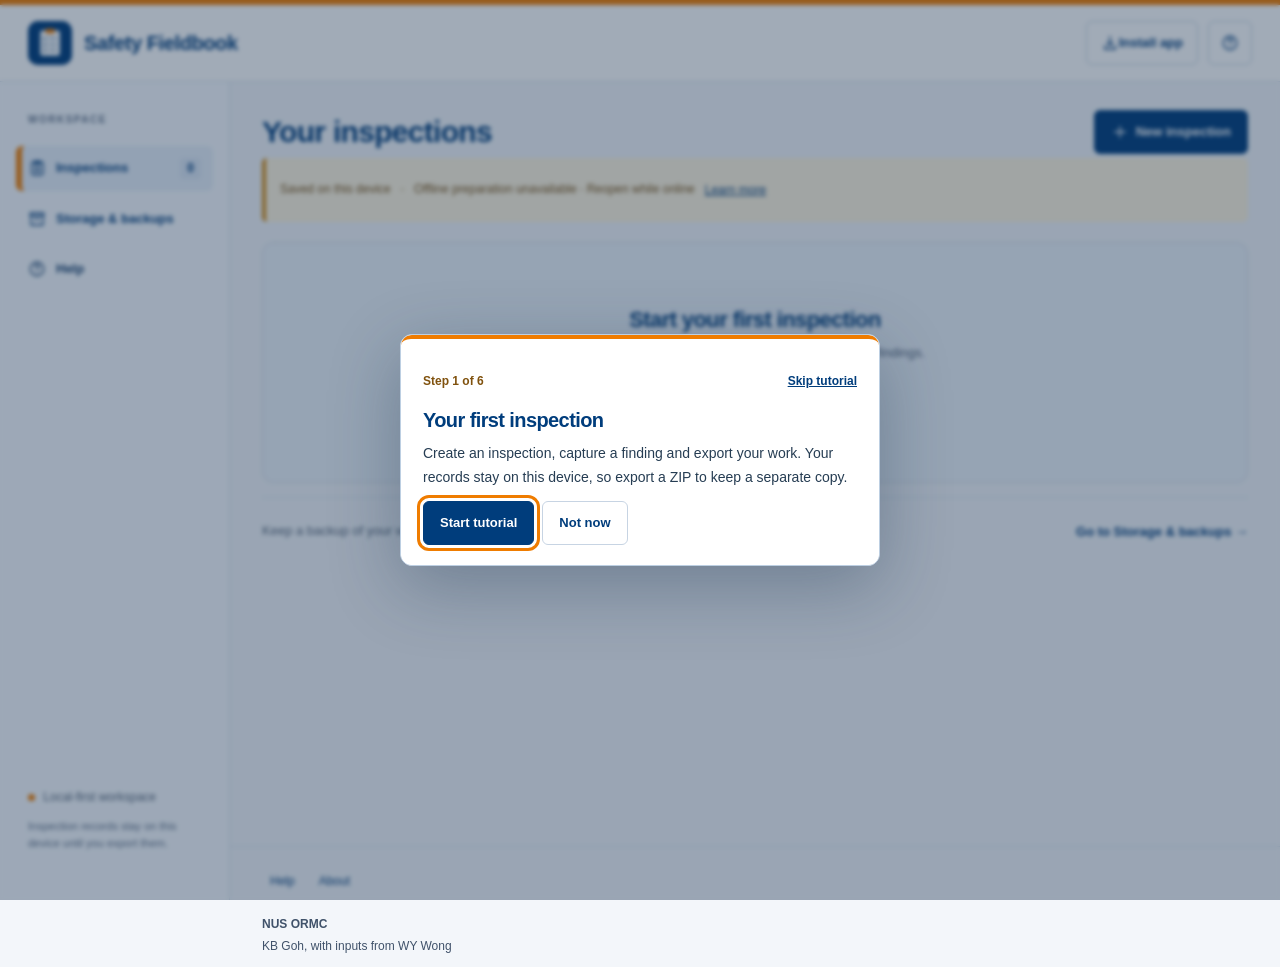
<file: index.html>
<!doctype html><html lang="en"><head><meta charset="utf-8"><meta name="viewport" content="width=device-width,initial-scale=1,viewport-fit=cover"><meta name="theme-color" content="#003D7C"><link rel="manifest" href="manifest.webmanifest"><link rel="icon" type="image/png" href="icon-rounded-192.png"><link rel="apple-touch-icon" href="apple-touch-icon.png"><meta name="apple-mobile-web-app-capable" content="yes"><meta name="apple-mobile-web-app-title" content="Fieldbook"><meta name="application-version" content="1.4.0"><title>Safety Fieldbook</title><link rel="stylesheet" href="style.css"></head><body>
<header class="app-header"><div class="brand-row"><a class="brand" href="./"><img class="mark" src="icon-rounded-192.png" width="44" height="44" alt=""> <span class="brand-name">Safety Fieldbook</span></a><button id="installApp" class="install-control" aria-controls="installHelp" aria-expanded="false" title="Install app or view installation instructions"><svg width="18" height="18" viewBox="0 0 24 24" aria-hidden="true" fill="none" stroke="currentColor" stroke-width="1.8"><path d="M12 3v12m-4-4 4 4 4-4M5 15v5h14v-5"/></svg><span id="installLabel">Install app</span></button><a class="header-help" href="help.html" aria-label="Help" title="Help"><svg class="ui-icon" width="18" height="18" viewBox="0 0 24 24" fill="none" stroke="currentColor" stroke-width="1.7" stroke-linecap="round" stroke-linejoin="round" aria-hidden="true" focusable="false"><circle cx="12" cy="12" r="9"/><path d="M9.5 9a2.5 2.5 0 0 1 5 0c0 2-2.5 2-2.5 4M12 17h.01"/></svg></a></div></header><aside aria-label="Workspace navigation"><div class="workspace">WORKSPACE</div><button class="nav active" id="inspectionsNav"><svg class="ui-icon" width="18" height="18" viewBox="0 0 24 24" fill="none" stroke="currentColor" stroke-width="1.7" stroke-linecap="round" stroke-linejoin="round" aria-hidden="true" focusable="false"><rect x="5" y="4" width="15" height="17" rx="2"/><path d="M9 3h7v4H9zM9 12h7M9 16h7"/></svg>Inspections <span id="navCount">0</span></button><button class="nav" id="storageNav"><svg class="ui-icon" width="18" height="18" viewBox="0 0 24 24" fill="none" stroke="currentColor" stroke-width="1.7" stroke-linecap="round" stroke-linejoin="round" aria-hidden="true" focusable="false"><path d="M4 8h16v12H4zM3 4h18v4H3zM10 12h4"/></svg>Storage & backups</button><a class="nav help-nav" href="help.html"><svg class="ui-icon" width="18" height="18" viewBox="0 0 24 24" fill="none" stroke="currentColor" stroke-width="1.7" stroke-linecap="round" stroke-linejoin="round" aria-hidden="true" focusable="false"><circle cx="12" cy="12" r="9"/><path d="M9.5 9a2.5 2.5 0 0 1 5 0c0 2-2.5 2-2.5 4M12 17h.01"/></svg>Help</a><div class="aside-bottom"><span class="local-dot"></span> Local-first workspace<p>Inspection records stay on this device until you export them.</p></div></aside>
<div class="shell"><span id="crumb" hidden>Inspections</span><dialog id="appInfoDialog" aria-labelledby="appInfoTitle"><h2 id="appInfoTitle">Safety Fieldbook app</h2><div id="installTutorial"></div><p class="release-meta">Version 1.4.0 · <time datetime="2026-11-14">14 Nov 2026</time></p><details class="release-notes"><summary>What’s new in 1.4.0</summary><ul><li>Send an inspection directly to Report Studio using a QR code and the existing Compact ZIP.</li><li>Check matching device codes, follow transfer progress and wait for confirmation that the import is saved.</li><li>Clearer retry and ZIP fallback options. Original inspections and photographs stay on the phone.</li></ul></details><p id="installHelp">Open this app online once and wait for “Offline ready”. On iPhone or iPad: open in Safari, tap Share, then Add to Home Screen. On Android or desktop: use Install app or your browser’s install menu. Drafts and photos stay in this browser; export backups regularly.</p><p id="installMessage" role="status" aria-live="polite"></p><div class="actions"><button id="checkAppUpdate" type="button">Check for updates</button><button id="closeAppInfo" type="button" class="primary">Close</button></div></dialog><main>
<button class="back inspection-back" id="inspectionBack" hidden><svg class="ui-icon" width="18" height="18" viewBox="0 0 24 24" fill="none" stroke="currentColor" stroke-width="1.7" stroke-linecap="round" stroke-linejoin="round" aria-hidden="true" focusable="false"><path d="m10 5-7 7 7 7M3 12h18"/></svg>All inspections</button><div class="page-heading"><div><div class="eyebrow">OBSERVE. RECORD. IMPROVE.</div><h1 id="pageTitle" tabindex="-1">Your inspections</h1><p id="pageSubtitle">A clearer picture of safety, one finding at a time.</p></div><button class="primary" id="newInspection"><svg class="ui-icon" width="18" height="18" viewBox="0 0 24 24" fill="none" stroke="currentColor" stroke-width="1.7" stroke-linecap="round" stroke-linejoin="round" aria-hidden="true" focusable="false"><path d="M12 5v14M5 12h14"/></svg>New inspection</button></div>
<div id="pageStatus" class="page-status" aria-label="Saving and offline status"><span id="saveStatus" role="status" aria-live="polite">Opening local storage…</span><span class="status-separator" aria-hidden="true">·</span><span id="offlineStatus" role="status">Preparing offline app…</span><span id="networkStatus" hidden></span><button id="statusDetails" class="status-details" aria-controls="deviceStatusHelp" aria-expanded="false">Learn more</button><button id="updateApp" hidden>Update available</button></div><p id="deviceStatusHelp" hidden>Drafts and attachments are saved in this browser on this device. Export a ZIP for a backup. Offline ready means the app files are cached; cloud upload is unavailable. <a href="help.html#saving-offline">Saving and offline help</a></p><div id="tutorialHost"></div><p id="tutorialAnnouncement" class="sr-only" role="status" aria-live="polite"></p><div id="content"></div>
</main><footer class="app-footer"><nav aria-label="Footer"><a href="help.html">Help</a><a href="help.html#about">About</a></nav><div class="footer-credit"><span>NUS ORMC</span><span>KB Goh, with inputs from WY Wong</span></div></footer></div>
<dialog id="inspectionDialog" aria-labelledby="inspectionDialogTitle"><form id="inspectionForm"><div class="eyebrow">GET STARTED</div><h2 id="inspectionDialogTitle">New inspection</h2><div id="inspectionTutorial"></div><label>Inspection title<input name="title" required maxlength="160" placeholder="e.g. Engineering laboratory walkthrough"></label><div class="form-grid"><label>Date<input name="date" type="date" required></label><label>Inspector<input name="inspector" required maxlength="100" placeholder="Your name"></label></div><div class="actions"><button type="button" data-close="inspectionDialog">Cancel</button><button class="primary" type="submit">Save inspection</button></div></form></dialog>
<dialog id="findingDialog" aria-labelledby="findingDialogTitle"><form id="findingForm"><div class="eyebrow">FIELD NOTE</div><h2 id="findingDialogTitle" tabindex="-1">Add a finding</h2><div id="findingTutorial"></div><div id="findingPhotoPreviews" class="finding-photo-previews" hidden></div><p id="findingPhotoStatus" class="muted"></p><p class="camera-storage-help">Camera photos are stored in this app and may not appear in Photos. Use a photo’s ⋯ menu to download its original or open Share / save photo, then choose Save Image if offered.</p><button type="button" id="finishFindingLaterTop" hidden>Finish later · Keep photos</button><label>Description<textarea name="description" aria-describedby="descriptionDictationHelp" required rows="3" placeholder="What did you observe?"></textarea></label><p id="descriptionDictationHelp" class="dictation-help">Use your keyboard’s microphone to dictate. <a href="help.html#voice-input" target="_blank" rel="noopener">Help ↗</a></p><fieldset class="location-fields"><legend>Location <span class="muted">(optional)</span></legend><label>Building<input name="building" placeholder="e.g. Engineering E3"></label><div class="form-grid"><label>Floor<input name="floor" placeholder="e.g. Level 2"></label><label>Room<input name="room" placeholder="e.g. 02-14"></label></div></fieldset><div class="discard-finding-row"><button type="button" class="danger" id="discardFinding" hidden>Discard incomplete finding</button></div><div class="actions finding-form-actions"><button type="button" data-close="findingDialog" id="cancelFinding">Cancel</button><button class="primary" id="saveFindingDetails">Save finding</button></div></form></dialog>
<dialog id="photoDialog" class="photo-dialog" aria-labelledby="photoDialogTitle"><div class="photo-head"><div><div class="eyebrow">PHOTO WORKSPACE</div><h2 id="photoDialogTitle">Annotate photo</h2></div><button id="closePhoto">Done</button></div><div class="toolbar" role="group" aria-label="Annotation tools"><button data-tool="select" class="selected">↖ Move</button><button data-tool="arrow">↗ Arrow</button><button data-tool="circle">○ Circle</button><button data-tool="rectangle">□ Rectangle</button><button data-tool="text">T Text</button><label class="color-label">Color <input id="annotationColor" type="color" value="#ed503f"></label></div><p class="muted">Drag to draw. Choose Move and an annotation below to reposition it. Originals are preserved. <a href="help.html#photos" target="_blank" rel="noopener">Annotation help ↗</a></p><div class="canvas-wrap"><canvas id="canvas" aria-label="Photo annotation canvas"></canvas></div><div id="annotationList"></div><label>Text for selected or new annotation<input id="annotationText" placeholder="e.g. Keep access clear"></label><div class="actions"><button id="deleteAnnotation">Delete selected</button><button id="undoAnnotation">Undo last change</button></div></dialog>

<dialog id="pdfDialog" aria-labelledby="pdfDialogTitle"><form id="pdfForm"><h2 id="pdfDialogTitle">Field notes (PDF)</h2><p class="muted">A4 PDF of your recorded observations.</p><div class="pdf-settings"><label><input type="checkbox" id="pdfPhotos" checked> Include photos</label><label><input type="checkbox" id="pdfAnnotations" checked> Include annotations</label></div><p id="pdfStatus" role="status" aria-live="polite"></p><div class="actions"><button type="button" id="cancelPdf">Cancel</button><button class="primary" id="downloadPdf">Download PDF</button></div></form></dialog>
<dialog id="exportDialog" aria-labelledby="exportDialogTitle"><form id="exportForm"><h2 id="exportDialogTitle">Export ZIP for Report Studio</h2><div id="exportTutorial"></div><p id="exportSummary" class="muted"></p><fieldset class="export-options"><legend class="sr-only">ZIP options</legend><label class="export-option"><input type="radio" name="mode" value="share" checked><span><strong>Compact sharing <span class="recommended-label">Recommended</span></strong><small>Smaller file for Report Studio. Original photos are not included; they stay on this device.</small></span></label><details id="zipMore" class="zip-more"><summary>Other ZIP options</summary><label class="export-option"><input type="radio" name="mode" value="archive"><span><strong>Keep originals</strong><small>Original photos + smaller annotated copies.</small></span></label><label class="export-option"><input type="radio" name="mode" value="full"><span><strong>Full quality</strong><small>Original photos + full-resolution annotated copies.</small></span></label><label class="export-option"><input type="radio" name="mode" value="recovery"><span><strong>Recovery backup</strong><small>Use if an export fails. Unreadable files may be omitted.</small></span></label></details></fieldset><p id="exportWarning" class="small"></p><p class="small"><a href="help.html#export">About ZIP options</a></p><p id="exportStatus" role="status" aria-live="polite"></p><div class="actions"><button type="button" data-close="exportDialog" id="cancelExport">Cancel</button><button type="button" id="sendStudio">Send to Report Studio</button><button class="primary" id="downloadExport">Download ZIP</button></div></form></dialog>
<dialog id="voiceDialog" aria-labelledby="voiceDialogTitle"><form id="voiceForm"><div class="eyebrow">LOCAL AUDIO NOTE</div><h2 id="voiceDialogTitle">Voice note</h2><p class="muted">Record or attach an audio note to this finding. Audio is saved on this device and included in exports.</p><label>Note title<input id="voiceTitle" maxlength="120" placeholder="e.g. Access obstruction at Room 02-14"></label><div class="voice-record-controls"><button type="button" id="startRecording">● Record audio</button><button type="button" id="stopRecording" disabled>Stop recording</button><label class="audio-attachment">Attach audio file<input id="voiceFile" type="file" accept="audio/*"></label></div><p id="voiceStatus" role="status" aria-live="polite">Ready to record or attach audio.</p><audio id="voicePlayback" controls preload="metadata" hidden></audio><p class="muted">Recording stops after 5 minutes or when the app goes into the background. Review and save the note before leaving.</p><div class="actions"><button type="button" id="cancelVoice">Cancel</button><button class="primary" id="saveVoice" disabled>Save audio note</button></div></form></dialog>
<dialog id="deleteDialog" aria-labelledby="deleteDialogTitle"><form id="deleteForm"><div class="eyebrow">LOCAL RECORDS</div><h2 id="deleteDialogTitle">Delete inspection?</h2><p id="deleteSummary"></p><p class="muted">Export any records you need before deleting. This cannot be undone, and exported records cannot currently be imported back into the app. Close other Fieldbook tabs first.</p><label id="deleteConfirmLabel" hidden>Type DELETE to clear all local inspections<input id="deleteConfirm" autocomplete="off" spellcheck="false"></label><p id="deleteStatus" role="status"></p><div class="actions"><button type="button" data-close="deleteDialog" id="cancelDelete">Cancel</button><button class="danger-button" id="confirmDelete">Delete inspection</button></div></form></dialog>
<dialog id="unsavedFormDialog" aria-labelledby="unsavedFormTitle"><h2 id="unsavedFormTitle">Keep your unsaved edits?</h2><p id="unsavedFormMessage"></p><div class="actions"><button id="discardFormEdits">Discard edits</button><button id="keepFormEditing" class="primary" autofocus>Keep editing</button></div></dialog><dialog id="discardFindingDialog" aria-labelledby="discardFindingTitle"><h2 id="discardFindingTitle">Discard incomplete finding?</h2><p id="discardFindingSummary"></p><div class="actions"><button id="keepPhotoFinding">Keep finding</button><button id="confirmDiscardFinding" class="danger-button">Discard finding & photos</button></div></dialog><dialog id="photoImportDialog" aria-labelledby="photoImportTitle"><h2 id="photoImportTitle">Saving photos</h2><p id="photoImportStatus" role="status" aria-live="polite">Preparing photos…</p><p class="muted">Keep this page open while the original photos are saved on this device.</p></dialog><dialog id="captureDialog" class="capture-dialog" aria-labelledby="captureTitle"><h2 id="captureTitle">Take photo</h2><p id="captureStatus" role="status" aria-live="polite"></p><video id="captureVideo" autoplay muted playsinline aria-label="Live camera preview"></video><label id="captureCameraLabel" hidden>Camera<select id="captureCamera"></select></label><div class="actions"><button id="captureCancel" type="button">Cancel</button><button id="captureFallback" type="button">Add images instead</button><button id="captureRetry" type="button" hidden>Try again</button><button id="capturePhoto" type="button" class="primary" disabled>Capture photo</button></div></dialog><dialog id="helpDialog" class="help-dialog" aria-labelledby="helpDialogTitle"><div class="help-dialog-head"><h2 id="helpDialogTitle">Safety Fieldbook Help</h2><button id="closeHelp" type="button">Close Help</button></div><iframe id="helpFrame" title="Safety Fieldbook help guide"></iframe></dialog><div id="toast" role="status"></div><input id="photoInput" type="file" accept="image/*" multiple hidden><input id="cameraInput" type="file" accept="image/*" capture="environment" hidden><script src="jspdf.js"></script><script type="module" src="app.js"></script><script type="module" src="pwa.js"></script><script type="module" src="help-popup.js"></script></body></html>
</file>
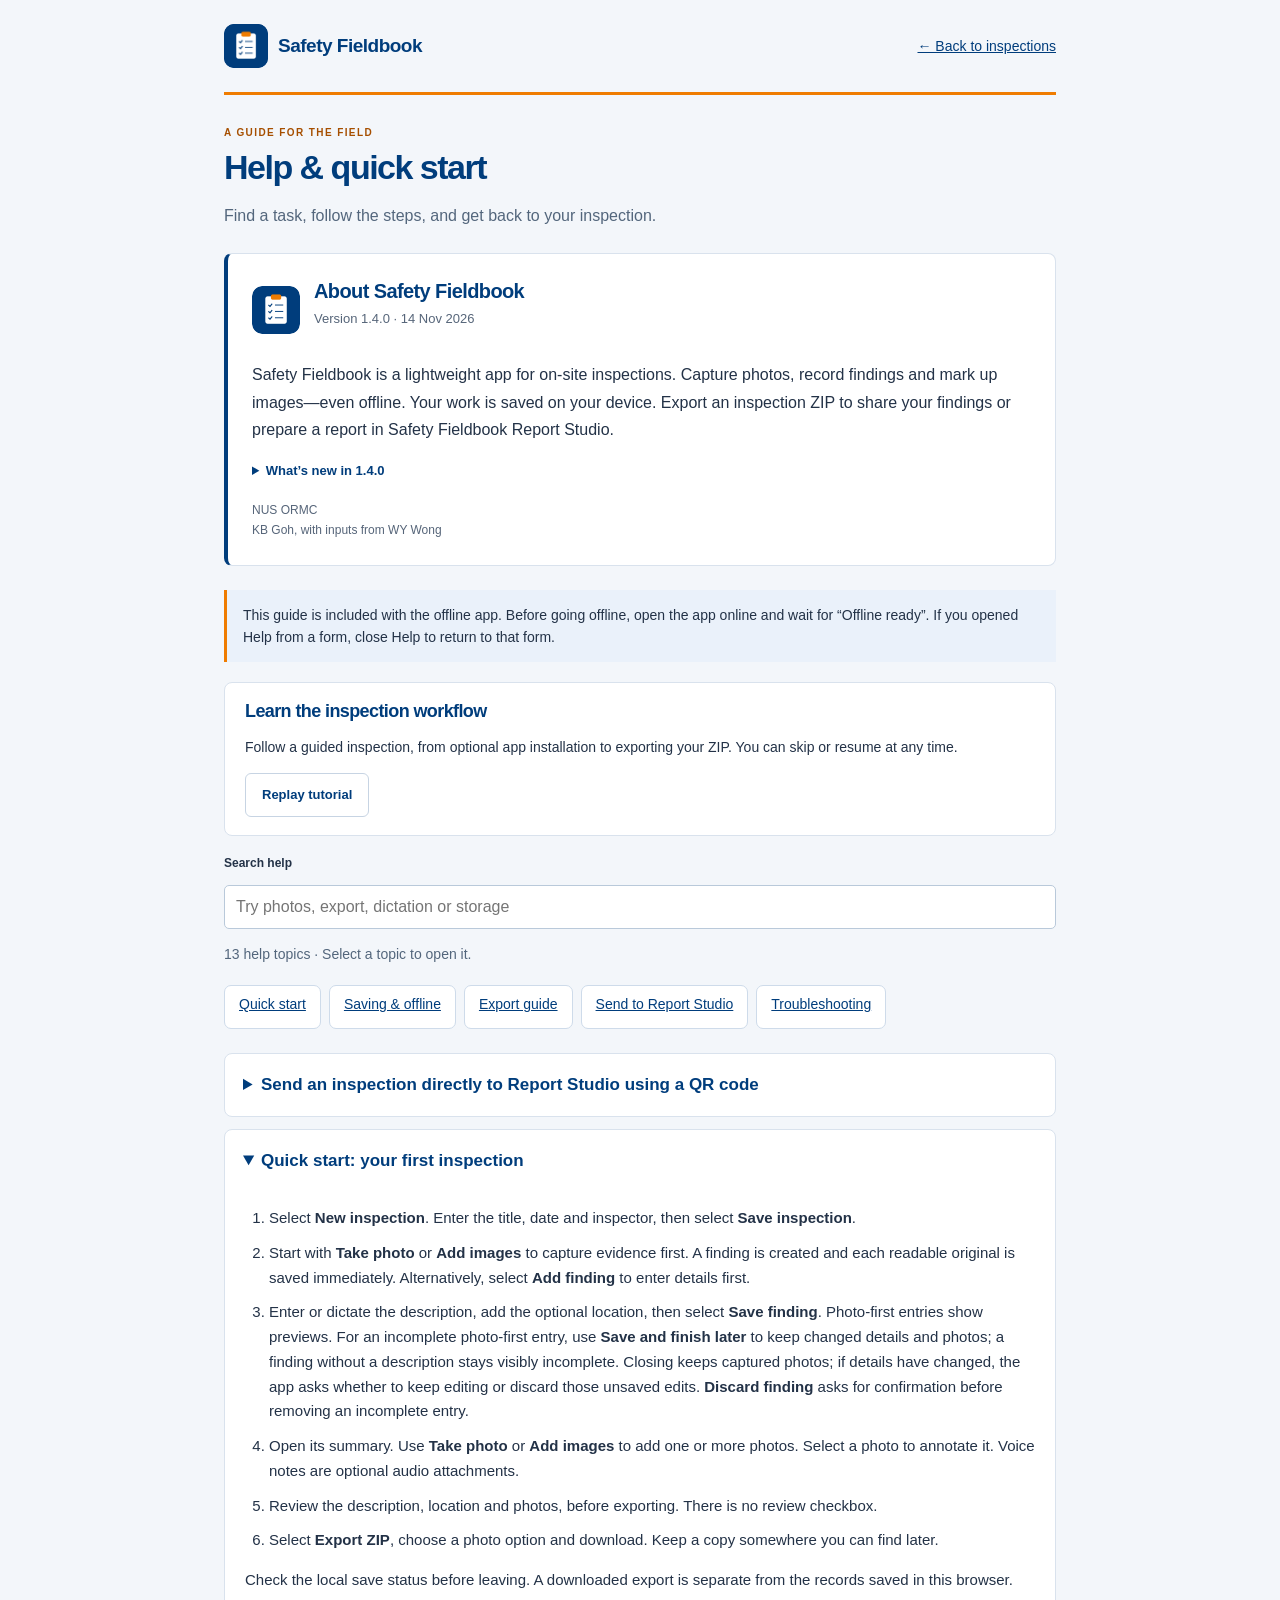
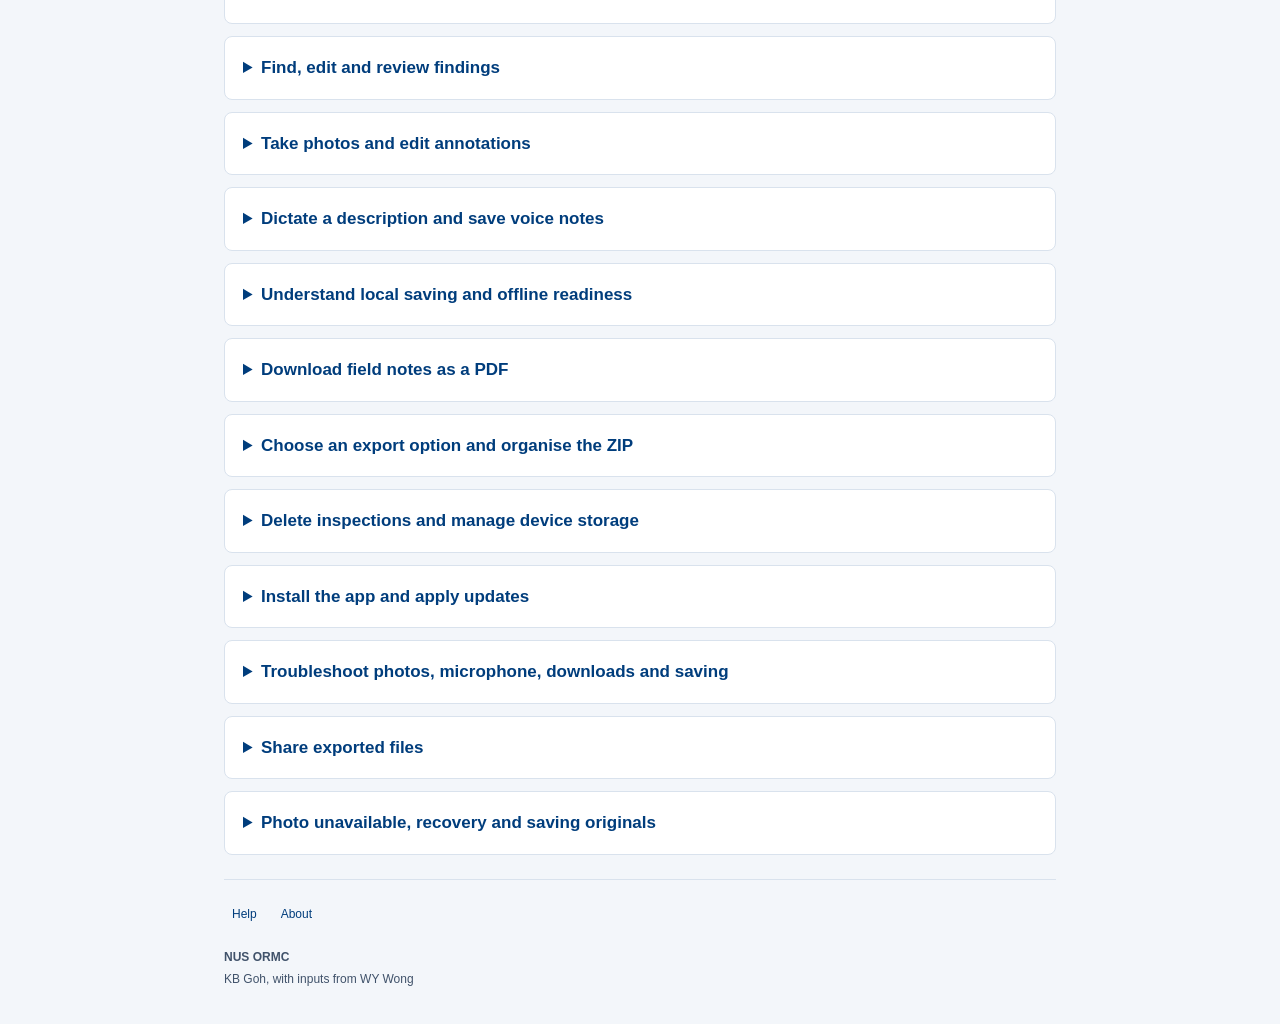
<file: help.html>
<!doctype html><html lang="en"><head><meta charset="utf-8"><meta name="viewport" content="width=device-width,initial-scale=1"><meta name="theme-color" content="#003D7C"><title>Help · Safety Fieldbook</title><link rel="icon" href="icon-rounded-192.png"><link rel="stylesheet" href="style.css"></head><body class="help-page"><main class="help-main"><div class="help-top"><a class="brand" href="./"><img class="mark" src="icon-rounded-192.png" width="44" height="44" alt=""><span>Safety Fieldbook</span></a><a class="help-back" href="./">← Back to inspections</a></div><div class="eyebrow">A GUIDE FOR THE FIELD</div><h1>Help & quick start</h1><p class="help-intro">Find a task, follow the steps, and get back to your inspection.</p><section id="about" class="about-card" aria-labelledby="aboutTitle" tabindex="-1"><div class="about-heading"><img src="icon-rounded-192.png" width="48" height="48" alt=""><div><h2 id="aboutTitle">About Safety Fieldbook</h2><p class="release-meta">Version 1.4.0 · <time datetime="2026-11-14">14 Nov 2026</time></p></div></div><p class="about-description">Safety Fieldbook is a lightweight app for on-site inspections. Capture photos, record findings and mark up images—even offline. Your work is saved on your device. Export an inspection ZIP to share your findings or prepare a report in Safety Fieldbook Report Studio.</p><details class="release-notes"><summary>What’s new in 1.4.0</summary><ul><li>Send an inspection directly to Report Studio using a QR code and the existing Compact ZIP.</li><li>Check matching device codes, follow transfer progress and wait for confirmation that the import is saved.</li><li>Clearer retry and ZIP fallback options. Original inspections and photographs stay on the phone.</li></ul></details><p class="about-credits">NUS ORMC<br>KB Goh, with inputs from WY Wong</p></section><p class="help-offline">This guide is included with the offline app. Before going offline, open the app online and wait for “Offline ready”. If you opened Help from a form, close Help to return to that form.</p><section class="tutorial-help"><h2>Learn the inspection workflow</h2><p>Follow a guided inspection, from optional app installation to exporting your ZIP. You can skip or resume at any time.</p><button id="replayTutorial" type="button">Replay tutorial</button></section><form id="helpSearch" role="search"><label for="helpQuery">Search help</label><div class="help-search-row"><input id="helpQuery" type="search" placeholder="Try photos, export, dictation or storage" autocomplete="off"><button type="button" id="clearHelp" hidden>Clear</button></div></form><p id="helpResults" role="status" aria-live="polite"></p><nav class="help-topics" aria-label="Help topics"><a href="#quick-start">Quick start</a><a href="#saving-offline">Saving & offline</a><a href="#export">Export guide</a><a href="#direct-transfer">Send to Report Studio</a><a href="#troubleshooting">Troubleshooting</a></nav><p id="helpEmpty" hidden>No matching topics. Try a shorter search, or clear the search to browse all topics.</p><div id="helpArticles"><details id="direct-transfer" class="help-topic"><summary>Send an inspection directly to Report Studio using a QR code</summary><div><ol><li>In Report Studio on the receiving device, open or create the destination report. Choose <b>Receive from Safety Fieldbook</b>.</li><li>On the phone, open the inspection, select <b>Export ZIP for Report Studio</b>, then <b>Send to Report Studio</b>.</li><li>Scan the receiver QR. Check that the short verification code matches on both devices. Keep the code visible on the phone. On the receiving device, check that the code matches and the destination report is correct, then select <b>Codes match · Receive inspection</b>. The transfer starts automatically. No further tap is needed on the phone.</li><li>Keep both apps open. Each device shows a progress bar, percentage and file size. Wait for <b>Inspection saved in Report Studio</b> before closing. Review findings and any import notes on the receiving device.</li></ol><p>This sends the existing Compact ZIP. Original photographs are not included in that copy and stay on the phone. Audio is included in the ZIP, but Report Studio currently does not import audio. The phone inspection is not removed.</p><p><b>Camera unavailable:</b> open <b>Copy pairing code instead</b> in Report Studio and select <b>Copy code</b>. On the phone, paste the complete code under <b>Use a pairing code instead</b>, then select <b>Connect devices</b>. The long pairing code is different from the short verification code.</p><p><b>Expired QR or interrupted connection:</b> use <b>Generate new QR</b> on the receiver and <b>Scan again</b> on the phone. If the connection was lost during saving, check Report Studio before retrying. Identical findings are skipped; changed versions are kept for review.</p><p>Direct transfer needs a network connection. Some mobile networks and restricted Wi-Fi may prevent it because a relay service is not enabled. Try the same Wi-Fi network, or use <b>Download ZIP instead</b> and import that ZIP in Report Studio. ZIP download and import remain available offline after app preparation.</p><p><b>Cancel transfer</b> stops sending before import. Once the receiving device starts saving, wait for the result. Keep an export backup of important work.</p></div></details>
<details id="quick-start" class="help-topic" open><summary>Quick start: your first inspection</summary><div><ol><li>Select <b>New inspection</b>. Enter the title, date and inspector, then select <b>Save inspection</b>.</li><li>Start with <b>Take photo</b> or <b>Add images</b> to capture evidence first. A finding is created and each readable original is saved immediately. Alternatively, select <b>Add finding</b> to enter details first.</li><li>Enter or dictate the description, add the optional location, then select <b>Save finding</b>. Photo-first entries show previews. For an incomplete photo-first entry, use <b>Save and finish later</b> to keep changed details and photos; a finding without a description stays visibly incomplete. Closing keeps captured photos; if details have changed, the app asks whether to keep editing or discard those unsaved edits. <b>Discard finding</b> asks for confirmation before removing an incomplete entry.</li><li>Open its summary. Use <b>Take photo</b> or <b>Add images</b> to add one or more photos. Select a photo to annotate it. Voice notes are optional audio attachments.</li><li>Review the description, location and photos, before exporting. There is no review checkbox.</li><li>Select <b>Export ZIP</b>, choose a photo option and download. Keep a copy somewhere you can find later.</li></ol><p>Check the local save status before leaving. A downloaded export is separate from the records saved in this browser.</p></div></details>
<details id="findings" class="help-topic"><summary>Find, edit and review findings</summary><div><p>Each inspection shows ten finding summaries per page. Use <b>Previous</b> and <b>Next</b>, or search by description or location. Search covers the entire inspection, including other pages. Clear the search to see all findings.</p><p>The inspections page shows details completion and when records were last edited. Select <b>Continue inspection</b> or its title to resume. With five or more inspections, search by title, inspector or date and sort by recently edited, inspection date or title.</p><p>Open a summary to see its full description, photos, audio and editing controls. Tap a photo to annotate it. Photo options (⋯) contain Remove photo; the finding’s More options (⋯) contains Delete finding.  Opening another finding closes the previous one. A new finding opens on its own page. Use the <b>Incomplete</b> filter to narrow the list. Search for “incomplete” to find entries needing a description or photos. A finding is complete when it has a description and at least one photo.</p><p>The inspection overview shows whether descriptions and photos are present. Complete details opens the next incomplete finding.</p><p>Check descriptions and attachments before exporting. Hazard category and priority are no longer requested. Existing values remain in historical data and exports. Exports include all findings, regardless of the current search or page.</p></div></details>
<details id="photos" class="help-topic"><summary>Take photos and edit annotations</summary><div><p>On Windows and desktop browsers, <b>Take photo</b> opens a live camera preview. Allow camera access, select a camera if more than one is available, then select <b>Capture photo</b>. The camera stops when you close the preview or put the app in the background. If access is blocked or no camera is available, use <b>Add images instead</b>. On iPhone, iPad and Android, the browser’s existing camera capture flow is used.</p><p>From the inspection page, select <b>Take photo</b> or <b>Add images</b> to start a new finding with photos. Cancelling the picker or selecting only unreadable files does not create an empty finding. You can also open an existing finding and select <b>Take photo</b> to use the phone’s camera option, or <b>Add images</b> to select existing photos. Camera and file-picker options depend on your browser. JPEG and PNG are recommended if a camera format such as HEIC cannot be read.</p><ol><li>Select a photo to open its annotation workspace.</li><li>Choose <b>Arrow</b>, <b>Circle</b> or <b>Rectangle</b>, then drag across the image.</li><li>For <b>Text</b>, enter the text first, then tap the photo.</li><li>To move a mark, choose it from the annotation list, select <b>Move</b> and drag. Use the text and colour controls to edit the selected mark.</li><li>Use <b>Delete selected</b> or <b>Undo last change</b> as needed. To change a shape’s size, delete it and draw it again. Select <b>Done</b> to return.</li></ol><p>Original photos remain unmarked. Editable annotations are stored separately. Export options determine whether original photos are included in the ZIP.</p></div></details>
<details id="voice-input" class="help-topic"><summary>Dictate a description and save voice notes</summary><div><p><b>To speak your finding description:</b> tap <b>Description</b>, then use the microphone on your phone’s keyboard. Use on-device dictation where your device and language support it. Availability and local or online processing depend on your device settings. Check names, room numbers and safety details before saving.</p><p><b>To keep an audio recording:</b> open a finding and select <b>Voice note</b>. Record audio or attach an existing audio file, review playback, then select <b>Save audio note</b>. Allow microphone access if asked when recording.</p><p>Recording stops after five minutes or when the app moves into the background. Save the note before leaving; cancelling an unsaved note discards it. Stop recording before using keyboard dictation.</p><p>These are separate actions: keyboard dictation enters description text; a voice note saves audio. The app has no automatic transcription engine or transcript entry field. Saved audio is included unchanged in every ZIP export option.</p></div></details>
<details id="saving-offline" class="help-topic"><summary>Understand local saving and offline readiness</summary><div><ul><li><b>Saving on this device…</b> means a save is still in progress.</li><li><b>Saved on device</b> confirms local saving has completed.</li><li><b>Local save failed</b> means changes may only be in memory. Export before closing and address the storage problem.</li><li><b>Offline ready</b> means the app files are prepared for offline use. This is separate from saving your inspection records.</li><li><b>You’re offline</b> appears when the browser reports no network connection. Network access does not confirm a cloud upload.</li></ul><p>Drafts, original photos and audio stay in this browser on this device. Opening the app on another phone, browser or web address does not transfer them. Clearing browser data, private browsing or device storage policies can remove records. Keep exports regularly.</p><p><b>Storage & backups</b> lists inspections with direct Export ZIP buttons. Device storage protection shows whether the browser granted protection; exported backups are still needed. Use Share exported files for Dropbox, OneDrive, Teams and SharePoint instructions. Expand Storage details for estimates, or Delete local records for cleanup.</p><p>Before fieldwork, open the app online, wait for offline readiness, and check that your inspection opens. Export a copy after the inspection. Restore or import of exported ZIPs into this app is not available.</p></div></details>
<details id="field-notes" class="help-topic"><summary>Download field notes as a PDF</summary><div><p>Open an inspection and choose <b>Download field notes (PDF)</b>. Choose whether to include photos and their saved annotations, then download the A4 PDF.</p><p>The PDF includes your observations, finding numbers, locations, selected photos and saved transcript text. Finding headers and photo labels identify which photos belong together. Audio recordings are available in the ZIP. Unavailable photos are labelled.</p><p>Use <b>Export ZIP for Report Studio</b> when transferring findings and photos to Report Studio. PDF generation runs on your device and works offline after the updated app is ready.</p></div></details><details id="export" class="help-topic"><summary>Choose an export option and organise the ZIP</summary><div><p>From the inspection, select <b>Export ZIP</b>. Review any incomplete-findings warning, Compact sharing is selected by default and recommended for sharing. Choose another option when you need original photos, then download:</p><div class="help-table-wrap"><table><thead><tr><th>Option</th><th>Included photos</th><th>Use when</th></tr></thead><tbody><tr><td><b>Smaller archive</b></td><td>Unchanged originals and annotated JPEGs up to 1600 pixels.</td><td>You want to retain originals while reducing the size of annotated copies.</td></tr><tr><td><b>Compact sharing</b></td><td>Annotated JPEGs up to 1600 pixels; no originals.</td><td>You need a smaller sharing copy. It is not a full archive.</td></tr><tr><td><b>Full quality</b></td><td>Unchanged originals and annotated PNGs at original resolution.</td><td>Fine image detail needs to be retained. Files can be much larger.</td></tr></tbody></table></div><p>All options include finding metadata and saved audio. Findings with missing descriptions or photos remain in the export and are labelled incomplete in the report, CSV and JSON. Audio is unchanged and may increase the ZIP size.</p><ol><li>Find the downloaded ZIP in your browser’s downloads or your device’s Files app.</li><li>Extract the entire ZIP. Open <b>START-HERE.html</b> for the inspection report.</li><li>Keep the extracted folder structure together so report links to photos and audio work.</li></ol><p>The export folder name includes the inspection date, title and a short record ID. Finding folders contain the finding record and associated files. <b>findings.csv</b>, <b>photos.csv</b> and <b>audio.csv</b> are spreadsheet registers; <b>inspection.json</b> contains structured records and editable annotation data.</p><p>Import floor, room and ID columns as text in spreadsheet software to retain leading zeroes. Finding references such as F001 reflect export order; use full record IDs to match records across exports.</p><p>A ZIP download stays on this device until you move or share it. You can also use Send to Report Studio to transfer the Compact ZIP directly. ZIPs cannot be imported back into Safety Fieldbook as drafts.</p></div></details>
<details id="storage" class="help-topic"><summary>Delete inspections and manage device storage</summary><div><p>To remove one inspection, open it and select <b>Delete inspection</b>. To remove all local inspections, open <b>Storage & backups</b> and select <b>Clear all local inspections</b>. Bulk clearing requires typing DELETE.</p><p>Export any records you need first. Deletion removes the selected local records, their photos, annotations and voice notes. It cannot be undone in the app. Close other app tabs before deleting to avoid stale records being saved again.</p><p>Downloaded exports and cloud files are unaffected. The offline app files are retained. The storage page also shows approximate browser storage use and offers a request for persistent device storage; the browser decides whether to grant it.</p></div></details>
<details id="installation" class="help-topic"><summary>Install the app and apply updates</summary><div><p>Installation is optional. A supported browser can use the prepared app offline.</p><ul><li><b>iPhone or iPad:</b> open the app in Safari, select Share, then Add to Home Screen.</li><li><b>Android or desktop:</b> select <b>Install app</b> if offered, or use the browser’s installation menu.</li></ul><p>Open the app online once and wait for <b>Offline ready</b>. Finish recording and save your work before selecting <b>Update available</b> when a new version is offered. Keep an export copy of important records.</p></div></details>
<details id="troubleshooting" class="help-topic"><summary>Troubleshoot photos, microphone, downloads and saving</summary><div><dl><dt>The microphone will not start</dt><dd>Check microphone permission for this site in browser/device settings. Use the HTTPS app. If recording is unavailable, attach an existing audio file instead.</dd><dt>There is no keyboard dictation microphone</dt><dd>Check the device’s keyboard and dictation settings and language availability, or type the description. The app does not control the keyboard’s dictation feature.</dd><dt>A photo cannot be read</dt><dd>Try JPEG or PNG. Large or unsupported camera files may fail to decode on your phone.</dd><dt>A local save fails</dt><dd>Keep the page open and export the inspection before closing. Check free device space and browser storage permissions. Remove unneeded records only after exporting anything you need.</dd><dt>The ZIP is large or export fails</dt><dd>Try Compact sharing if you do not need originals in that copy. Audio still contributes to the size. Export needs working memory; very large inspections may exceed a phone’s capacity. Keep records until you have a usable export.</dd><dt>The HTML report has missing images or audio</dt><dd>Extract the whole ZIP before opening START-HERE.html. Keep associated folders alongside the report. Audio playback support varies; try another compatible browser/player for the saved audio file.</dd><dt>Offline readiness is unavailable</dt><dd>Reopen online using the HTTPS app and allow browser storage. Private browsing and device policy may restrict offline storage. Keep exports before clearing any browser data.</dd><dt>My records are missing on another device</dt><dd>Records are local to the browser and web address used to create them. Return to the original device/browser. There is no automatic synchronisation.</dd></dl></div></details>
<details id="cloud" class="help-topic"><summary>Share exported files</summary><div><p>Export the inspection ZIP, then upload it using Dropbox, OneDrive, a Teams channel or a SharePoint document library. The <b>Share exported files</b> section in <b>Storage &amp; backups</b> gives short instructions for each service. Wait for the upload to finish, check access permissions, then share the file’s link. Keep the ZIP intact for use in Safety Fieldbook Report Studio on a desktop.</p></div></details>
<details id="photo-recovery" class="help-topic"><summary>Photo unavailable, recovery and saving originals</summary><div><p>Camera captures are stored in this app and may not appear in the phone’s Photos library. New imports copy the original bytes and verify them after local saving.</p><p>If a preview fails, select <b>Retry recovery</b>. The app tries alternate ways to read the original. A recovered copy is held for this session; the existing stored record is not overwritten. Recovery is not guaranteed if the browser can no longer access the bytes.</p><p>Use the photo’s ⋯ menu: <b>Download original</b> saves an unchanged file through your browser; <b>Share / save photo</b> opens supported device sharing. On iPhone choose Save Image if offered. Saving to Photos is a manual action. If preparation takes too long, tap Share / save photo again when ready.</p><p>If recovery fails, keep the existing record and add another photo if available. Do not clear browser storage to troubleshoot. Standard exports stop with an explicit error if an original cannot be read. Select <b>Recovery backup</b> to save text, metadata and readable originals. It skips unreadable attachment files and lists each in RECOVERY-NOTES.txt and JSON, retaining their finding records and annotation metadata. Recovery backups may be incomplete and do not generate annotated copies. Existing app records are unchanged.</p></div></details></div><footer class="app-footer"><nav aria-label="Footer"><a href="help.html">Help</a><a href="help.html#about">About</a></nav><div class="footer-credit"><span>NUS ORMC</span><span>KB Goh, with inputs from WY Wong</span></div></footer></main><script type="module" src="help.js"></script></body></html>
</file>
<file: style.css>
:root{font-family:'DM Sans',system-ui,sans-serif;color:#23303d;background:#f3f5f7;font-synthesis:none;--brand:#16304b;--muted:#767b80;--line:#dce0e4}*{box-sizing:border-box}body{margin:0}button,input,textarea,select{font:inherit}button{cursor:pointer;min-height:44px;border:1px solid #d5d9de;background:white;color:#283747;border-radius:7px;padding:10px 16px;font-weight:600}button:hover{background:#e9edf2}button:disabled{cursor:wait;opacity:.5}button:focus-visible,a:focus-visible{outline:3px solid #d3a94a;outline-offset:3px}.primary{background:var(--brand);color:white;border-color:var(--brand);box-shadow:0 2px 3px #18273814}.primary:hover{background:#224060}aside{position:fixed;width:250px;height:100dvh;background:#e9edf1;border-right:1px solid var(--line);padding:32px 22px;display:flex;flex-direction:column}.brand{display:flex;align-items:center;gap:10px;text-decoration:none;color:#172a3f;font-family:Manrope,system-ui;font-size:18px;font-weight:600;letter-spacing:-.7px}.mark{background:#17304a;color:#cddbea;border-radius:10px;font-size:30px;line-height:42px;width:42px;text-align:center}.workspace{font-size:10px;letter-spacing:1.8px;color:#898e94;margin:49px 12px 18px;font-weight:700}.nav{text-align:left;background:transparent;border:0;margin:3px 0;font-size:14px}.nav.active{background:#d7dee6;color:#19314b}.nav span{float:right;font-size:12px;background:#e9edf2;padding:2px 6px;border-radius:4px}.aside-bottom{margin-top:auto;font-size:12px;color:#4c5a68;line-height:1.7;padding:12px}.aside-bottom p{color:#7c8289;font-size:11px}.version{display:block;margin-top:28px;font-size:9px;letter-spacing:1px}.local-dot{display:inline-block;width:7px;height:7px;background:#5e7791;border-radius:50%;margin-right:5px}.shell{margin-left:250px}header{height:78px;border-bottom:1px solid var(--line);display:flex;align-items:center;justify-content:space-between;padding:0 44px;font-size:12px;color:#7a8087;background:#f8f9fb}.slash{margin:0 16px;color:#b1b7bd}header b{font-weight:500;color:#404b57}#saveStatus{font-size:11px}main{max-width:1320px;margin:auto;padding:45px 44px 28px;min-height:calc(100dvh - 136px)}.page-heading{display:flex;align-items:center;justify-content:space-between;gap:20px;margin-bottom:32px}.eyebrow{font-size:10px;letter-spacing:2px;font-weight:700;color:#73808e}h1{font-family:Manrope,system-ui;font-size:34px;font-weight:600;letter-spacing:-1.5px;margin:10px 0}h2{font-family:Manrope,system-ui;font-size:22px;letter-spacing:-.6px}p{line-height:1.6}.page-heading p{color:#7b8187;font-size:13px;margin:0}.stats{display:grid;grid-template-columns:repeat(3,1fr);gap:16px;margin-bottom:32px}.stat{background:#fff;border:1px solid var(--line);border-radius:10px;padding:21px 24px;display:flex;justify-content:space-between;align-items:center}.stat strong{display:block;font-size:30px;font-family:Manrope;font-weight:500}.stat span{font-size:11px;color:#7c838a}.stat .stat-icon{width:39px;height:39px;border-radius:50%;background:#ebeff3;display:grid;place-items:center;font-size:18px;color:#5c7085}.section-heading{display:flex;align-items:center;justify-content:space-between;margin:22px 0 17px}.section-heading h2{font-size:17px;margin:0}.small,.muted{font-size:12px;color:#787e85}.inspection-card{background:white;border:1px solid var(--line);border-radius:10px;padding:22px 25px;margin-bottom:13px;display:flex;align-items:center;gap:18px}.card-icon{background:#e9eef3;width:48px;height:52px;border-radius:9px;display:grid;place-items:center;font-size:24px;flex-shrink:0}.card-body{flex:1;min-width:0}.card-body h3{font-size:16px;margin:0 0 9px;font-weight:600;overflow-wrap:anywhere}.card-meta{font-size:11px;color:#7a8087;display:flex;gap:18px;flex-wrap:wrap}.badge{font-size:10px;display:inline-block;padding:5px 9px;border-radius:4px;background:#e5ebf2;color:#455f7b;font-weight:600}.badge.High{background:#fae8e1;color:#af4d35}.badge.Medium{background:#faf1db;color:#9b762d}.badge.Low{background:#e4eaf1;color:#445d78}.empty{border:1px dashed #c7d0d9;border-radius:12px;background:#e9eef3;text-align:center;padding:54px 24px}.empty-symbol{font-size:35px;color:#657a91;margin-bottom:12px}.empty h2{margin:10px}.empty p{font-size:13px;color:#717a83;max-width:360px;margin:10px auto 20px}.note{display:flex;gap:15px;background:#e7ebf0;border-radius:8px;margin-top:30px;padding:18px 22px;color:#657280;font-size:12px;line-height:1.7}.note strong{color:#415367}.note p{margin:3px 0 0}footer{display:flex;justify-content:space-between;font-size:10px;color:#8f97a0;padding:20px 44px;border-top:1px solid var(--line)}.actions{display:flex;justify-content:flex-end;gap:10px;margin-top:22px;flex-wrap:wrap}.detail-top{background:#fff;border:1px solid var(--line);border-radius:10px;padding:22px;margin-bottom:24px;display:flex;align-items:center;justify-content:space-between;gap:12px}.back{background:transparent;border:0;padding-left:0}.finding{background:white;border:1px solid var(--line);border-radius:10px;padding:24px;margin-bottom:18px}.finding-title{display:flex;align-items:flex-start;gap:12px}.finding-title h3{font-size:16px;line-height:1.5;font-weight:500;margin:0;flex:1;white-space:pre-wrap;overflow-wrap:anywhere}.finding-number{font-size:11px;color:#778492;padding-top:5px}.finding-location{font-size:12px;color:#767e87;margin:12px 0}.finding-buttons{display:flex;gap:8px;flex-wrap:wrap;margin-top:18px}.finding-buttons button{font-size:12px}.photos{display:flex;gap:12px;overflow:auto;margin-top:17px;padding-bottom:8px}.photo-card{flex:0 0 150px}.photo-card img{width:150px;height:112px;object-fit:cover;border-radius:7px;display:block}.photo-card button{font-size:10px;width:100%;padding:4px;min-height:36px;margin-top:5px}.danger{color:#a34d3b}.storage-grid{display:grid;grid-template-columns:1fr 1fr;gap:20px}.storage-card{background:white;border:1px solid var(--line);border-radius:10px;padding:26px}.storage-card p{font-size:13px;color:#798087}.storage-card h3{font-size:17px}.storage-card.local{grid-column:1/-1;background:#e1e8f0}.storage-card .badge{background:#edeff1;color:#808890}dialog{border:1px solid #ced5dd;border-radius:14px;padding:30px;width:min(560px,calc(100% - 28px));color:#2a3643;max-height:92dvh;overflow:auto;box-shadow:0 25px 100px #131f2c33}dialog::backdrop{background:#15283c77;backdrop-filter:blur(3px)}dialog h2{margin:10px 0 25px}label{display:flex;flex-direction:column;font-size:12px;font-weight:600;gap:7px;margin:15px 0}input,textarea,select{min-height:46px;border:1px solid #cfd6de;background:#f9fafc;border-radius:6px;padding:11px;color:#2a3643;width:100%}input:focus,textarea:focus,select:focus{outline:2px solid #7d94ac;outline-offset:1px}.form-grid{display:grid;grid-template-columns:1fr 1fr;gap:0 15px}.photo-dialog{width:min(950px,calc(100% - 20px))}.photo-head{display:flex;justify-content:space-between;align-items:center}.photo-head h2{margin:5px 0 16px}.toolbar{display:flex;gap:7px;flex-wrap:wrap}.toolbar button{font-size:12px;padding:8px 12px}.selected{background:#d8e2ec;border-color:#58708a}.color-label{flex-direction:row;align-items:center;margin:0}.color-label input{width:44px;padding:4px}.canvas-wrap{background:#18222d;border-radius:8px;text-align:center;overflow:hidden}canvas{max-width:100%;height:auto;max-height:52dvh;touch-action:none;vertical-align:middle}#annotationList{display:flex;gap:6px;flex-wrap:wrap;margin-top:12px}#annotationList button{font-size:11px;min-height:36px}#toast{position:fixed;bottom:25px;left:50%;transform:translateX(-50%);background:#162a3f;color:white;padding:14px 22px;border-radius:8px;font-size:13px;display:none;z-index:10;max-width:90vw}.review-note{font-size:12px;color:#6b7783}.review-note.warning{color:#a74d35}@media(max-width:1000px){aside{width:205px;padding:28px 14px}.brand{font-size:15px}.shell{margin-left:205px}main{padding:32px 26px}header,footer{padding-left:26px;padding-right:26px}.card-meta{gap:10px}.inspection-card{padding:18px}.page-heading h1{font-size:29px}}@media(max-width:700px){aside{position:static;width:100%;height:auto;padding:15px 18px;flex-direction:row;align-items:center;gap:10px;flex-wrap:wrap;border-right:0}.brand{font-size:17px;flex:1}.mark{width:32px;font-size:24px;line-height:33px}.workspace,.aside-bottom{display:none}.nav{font-size:11px;padding:8px;min-height:40px}.nav span{display:none}.shell{margin-left:0}header{height:55px;padding:0 18px;font-size:10px}#saveStatus{font-size:10px;max-width:50%;text-align:right}main{padding:27px 18px;min-height:calc(100dvh - 195px)}.page-heading{align-items:flex-start;flex-direction:column;margin-bottom:24px;gap:18px}.page-heading h1{font-size:29px}.page-heading>.primary{width:100%}.stats{gap:8px;margin-bottom:25px}.stat{padding:15px 12px}.stat strong{font-size:25px}.stat span{font-size:10px}.stat .stat-icon{display:none}.inspection-card{gap:12px;padding:17px 14px;flex-wrap:wrap}.card-icon{width:38px;height:44px}.inspection-card>button{width:100%;margin-top:4px}.card-body h3{font-size:14px}.detail-top{flex-wrap:wrap;padding:16px}.detail-top .actions{margin:0;width:100%}.detail-top .actions button{flex:1}.finding{padding:18px}.finding-title{flex-wrap:wrap}.finding-title h3{min-width:70%;font-size:14px}.storage-grid{grid-template-columns:1fr}.storage-card{padding:21px}footer{padding:18px;gap:15px;font-size:9px}.form-grid{gap:0 10px}dialog{padding:22px}.toolbar button{padding:8px}.note{padding:15px}.eyebrow{font-size:9px}}

.pwa-panel{border:1px solid var(--line);border-radius:8px;padding:13px 16px;background:#e7edf3;margin:-8px 0 25px;display:flex;align-items:center;justify-content:space-between;gap:12px;flex-wrap:wrap;font-size:11px}.pwa-panel>div:first-child{display:flex;flex-direction:column;gap:4px}#offlineStatus{font-weight:600}#networkStatus{font-size:10px;color:#677380}.pwa-actions{display:flex;gap:8px}.pwa-actions button{font-size:11px;min-height:44px;padding:7px 11px}#installHelp{width:100%;margin:0;line-height:1.7;color:#556373}[hidden]{display:none!important}

/* Interface review: shared app identity, legible metadata and touch controls. */
:root{font-family:system-ui,-apple-system,BlinkMacSystemFont,"Segoe UI",sans-serif;--muted:#59626b}
.brand,h1,h2,.stat strong{font-family:inherit}
.brand{letter-spacing:-.5px;line-height:1.3}
.brand .mark{display:block;width:44px;height:44px;border-radius:10px;flex:0 0 44px;object-fit:contain}
.card-icon{background:transparent;height:48px}
.card-icon img{display:block;width:100%;height:auto;border-radius:9px}
.empty-symbol img{display:block;margin:auto;border-radius:14px}
.stat strong{font-variant-numeric:tabular-nums;font-weight:600}
.stat span,.small,.muted,.card-meta,.finding-location,.review-note,.page-heading p{color:#59626b}
.card-meta,.small,.stat span,.review-note{font-size:12px}
.eyebrow,.workspace{color:#505f6f}
.pwa-panel{font-size:12px}
#networkStatus{font-size:12px;color:#4c5865}
#saveStatus{font-size:12px;color:#4f5964}
.pwa-actions button{font-size:12px}
input,textarea,select{font-size:16px}
.photo-card button,#annotationList button{min-height:44px;font-size:12px}
.finding-buttons button,.toolbar button{font-size:13px}
.color-label input{min-width:44px}
.page-heading>div,.detail-top>div{min-width:0}
h1{overflow-wrap:anywhere}
footer{color:#58626d;font-size:11px}
@media(max-width:700px){
 aside{display:grid;grid-template-columns:1fr 1fr;gap:8px;padding:16px 18px 12px}
 .brand{grid-column:1/-1;font-size:19px;margin-bottom:6px}
 .brand .mark{width:42px;height:42px;flex-basis:42px}
 .nav{min-height:44px;width:100%;margin:0;text-align:center;font-size:13px}
 header{height:auto;min-height:64px;align-items:flex-start;flex-direction:column;justify-content:center;gap:6px;padding:10px 18px}
 #saveStatus{max-width:100%;text-align:left;font-size:11px}
 main{padding-top:24px}
 .page-heading h1{font-size:28px;line-height:1.2;letter-spacing:-1px}
 .page-heading p{font-size:14px}
 .eyebrow{font-size:10px;letter-spacing:1.5px}
 .stats{gap:8px}
 .stat{align-items:flex-start;padding:15px 10px}
 .stat strong{font-size:26px;margin-bottom:6px;line-height:1}
 .stat span{font-size:12px;line-height:1.5;display:block}
 .pwa-panel{padding:13px 12px;gap:12px}
 .pwa-panel>div:first-child{flex:1 1 170px}
 .pwa-actions{flex-wrap:wrap}
 .section-heading{gap:10px}
 .section-heading h2{font-size:17px}
 .section-heading button{font-size:13px;padding:10px 12px}
 .empty{padding:30px 18px}
 .empty h2{font-size:21px;line-height:1.35}
 .empty p{font-size:14px}
 label{font-size:14px}
 .finding-title h3{font-size:16px}
 .finding-location{line-height:1.6}
 .finding-buttons{display:grid;grid-template-columns:1fr 1fr}
 .finding-buttons button{font-size:13px;padding:10px 8px}
 .note{font-size:13px}
 footer{flex-direction:column;gap:5px}
}

@media(max-width:700px){#findingForm .form-grid label:nth-child(n+3){grid-column:1/-1}}

/* Installation stays in the top-right app chrome on desktop and phones. */
.brand-row{display:block}
.install-control{position:fixed;right:24px;top:17px;z-index:20;display:inline-flex;align-items:center;justify-content:center;gap:7px;min-height:44px;font-size:13px;padding:10px 13px;background:#fff}
header{padding-right:175px}
header #saveStatus{margin-left:auto;max-width:55%}
.export-options{padding:0;border:0;margin:20px 0}
.export-options legend{font-size:14px;font-weight:600;margin-bottom:5px}
.export-option{display:flex;flex-direction:row;align-items:flex-start;gap:12px;border:1px solid #c7cfd8;border-radius:8px;padding:15px;margin:10px 0;cursor:pointer;font-weight:400}
.export-option:has(input:checked){background:#e6edf4;border-color:#576e87}
.export-option input{flex:0 0 22px;width:22px;height:22px;min-height:22px;margin:0;accent-color:#16304b}
.export-option strong{display:block;font-size:14px;line-height:1.4}
.export-option small{display:block;color:#4d5864;line-height:1.6;margin-top:5px;font-size:13px}
#exportStatus,#deleteStatus{font-size:13px;color:#364759}
.storage-cleanup{grid-column:1/-1}
.danger-button{background:#963f32;border-color:#963f32;color:#fff}
.danger-button:hover{background:#7d3329}
.delete-inspection-row{border-top:1px solid var(--line);padding-top:20px;margin-top:24px;display:flex;justify-content:flex-end}
button:disabled{cursor:default}
@media(max-width:700px){
 .brand-row{grid-column:1/-1;display:flex;align-items:center;justify-content:space-between;gap:10px;min-width:0}
 .brand{font-size:17px;min-width:0;margin:0;gap:8px}
 .brand-name{min-width:0}
 .brand .mark{width:38px;height:38px;flex-basis:38px}
 .install-control{position:static;flex:0 0 auto;font-size:12px;padding:9px 10px}
 header{padding:10px 18px}
 header #saveStatus{margin-left:0;max-width:100%}
 .export-option{padding:12px;gap:10px}
 .export-option strong{font-size:14px}
}

/* Native date controls must not impose their intrinsic width on a grid cell. */
.form-grid{grid-template-columns:repeat(2,minmax(0,1fr))}
.form-grid>label{min-width:0}
input,textarea,select{min-width:0;max-width:100%}
@media(max-width:700px){#inspectionForm .form-grid{grid-template-columns:minmax(0,1fr)}}

.voice-record-controls{display:flex;gap:10px;flex-wrap:wrap;align-items:center}
.audio-attachment{font-size:13px;margin:0;max-width:100%;gap:5px}
.audio-attachment input{font-size:13px;padding:6px}
#voicePlayback,.voice-note audio{width:100%;margin:12px 0;min-height:44px}
#voiceStatus{font-size:13px;color:#364759}
.voice-notes h4{margin:24px 0 12px;font-size:15px}
.voice-note{background:#eff3f7;border:1px solid var(--line);padding:16px;border-radius:8px;margin-top:12px;min-width:0}
.voice-note strong{overflow-wrap:anywhere}
.voice-transcript{white-space:pre-wrap;overflow-wrap:anywhere;color:#4d5864;font-size:14px}

/* Safari date controls otherwise retain an intrinsic width wider than the grid track. */
#inspectionForm input[type=date]{display:block;-webkit-appearance:none;appearance:none;box-sizing:border-box;width:0;min-width:100%;max-width:100%;min-inline-size:100%;padding-inline:11px;text-align:left}
#inspectionForm input[type=date]::-webkit-date-and-time-value{min-width:0;text-align:left}

.header-status{display:flex;align-items:center;gap:22px;min-width:0}.header-status .pwa-panel{border:0;border-left:1px solid var(--line);border-radius:0;background:transparent;padding:0 0 0 18px;margin:0;gap:10px;font-size:11px}.shell>#installHelp{padding:14px 24px;background:#e7edf3;margin:0;width:auto}.header-status #saveStatus{max-width:none}.header-status #offlineStatus{color:#36495e}
@media(max-width:700px){.shell>header{height:auto;min-height:85px;padding:12px 18px;flex-wrap:wrap;gap:10px}.header-status{width:100%;gap:10px;justify-content:space-between;align-items:flex-start}.header-status #saveStatus{flex:1;max-width:52%;text-align:left;line-height:1.5}.header-status .pwa-panel{flex:1;padding-left:10px;font-size:10px;justify-content:flex-end;text-align:right}.header-status .pwa-panel>div:first-child{gap:3px}.header-status #networkStatus{font-size:9px}.header-status .pwa-actions:empty{display:none}}

.finding-disclosure{padding:0}.finding-disclosure>summary{padding:18px;cursor:pointer;list-style:none;min-height:88px}.finding-disclosure>summary::-webkit-details-marker{display:none}.finding-disclosure>summary:focus-visible{outline:3px solid #7d94ac;outline-offset:2px}.finding-disclosure .finding-title h3{display:-webkit-box;-webkit-line-clamp:2;-webkit-box-orient:vertical;overflow:hidden}.finding-expand{display:block;font-size:11px;color:var(--brand);margin-top:10px}.finding-disclosure[open] .finding-expand{font-weight:700}.finding-body{padding:0 18px 18px;border-top:1px solid var(--line)}.finding-description{white-space:pre-wrap;overflow-wrap:anywhere}.finding-search{display:flex;gap:8px;align-items:flex-end;margin-bottom:14px;flex-wrap:wrap}.finding-search label{flex:1;min-width:160px;margin:0}.findings-pagination{display:flex;justify-content:space-between;align-items:center;gap:8px;margin:22px 0;font-size:12px}.findings-pagination button:disabled{cursor:default}.finding-disclosure .finding-location{overflow-wrap:anywhere}

.dictation-help{padding:14px 16px;border:1px solid var(--line);border-radius:8px;background:#e7edf3;font-size:12px;line-height:1.6}

.shell>footer{flex-wrap:wrap;row-gap:10px}.footer-credit{flex-basis:100%;font-size:10px;color:#656e77;line-height:1.5}

/* NUS primary corporate palette: https://www.nus.edu.sg/identity/guidelines/corporate-colours */
:root{--nus-blue:#003D7C;--nus-orange:#EF7C00;--brand:var(--nus-blue);--line:#dce3ec;--muted:#5c6c80;color:#23364d;background:#f5f7fa}
aside{background:#eef3f9;border-top:4px solid var(--nus-orange)}.brand,h1,h2,.stat strong,.finding-expand{color:var(--nus-blue)}.mark{background:var(--nus-blue)}
.primary{background:var(--nus-blue);border-color:var(--nus-blue);color:#fff}.primary:hover{background:#002e60;border-color:#002e60}
button{color:#163f6d}button:hover{background:#edf3fa}.nav.active{background:#dce8f5;color:var(--nus-blue);box-shadow:inset 3px 0 0 var(--nus-orange)}
.eyebrow{color:var(--nus-blue)}.local-dot{background:var(--nus-orange)}.stat-icon{color:var(--nus-blue)!important;background:#eaf0f8!important}
input:focus,textarea:focus,select:focus{outline-color:var(--nus-blue)}button:focus-visible,a:focus-visible{outline-color:var(--nus-blue)}
.note,.empty,.storage-card.local,.dictation-help{background:#edf3fa}.note strong{color:var(--nus-blue)}.dictation-help{border-left:3px solid var(--nus-orange)}
.header-status #offlineStatus{color:var(--nus-blue)}.export-option:has(input:checked){background:#edf3fa;border-color:var(--nus-blue)}.export-option input{accent-color:var(--nus-blue)}
.footer-credit{color:var(--nus-blue)}.shell>footer{border-top:2px solid var(--nus-orange)}

.help-nav{display:block;text-decoration:none;color:#163f6d;font-weight:600;border-radius:7px}.help-nav:focus-visible{outline:3px solid var(--nus-blue);outline-offset:2px}a{color:#003D7C}
@media(max-width:700px){aside{grid-template-columns:repeat(3,minmax(0,1fr))}.help-nav{display:flex;align-items:center;justify-content:center}.nav{font-size:12px;line-height:1.4;white-space:normal}}
.help-main{max-width:880px;padding:24px;margin:auto;min-height:100dvh}.help-top{display:flex;align-items:center;justify-content:space-between;gap:20px;padding-bottom:24px;margin-bottom:32px;border-bottom:3px solid #EF7C00}.help-top .brand{font-size:19px}.help-back{font-size:14px;line-height:1.5}.help-intro{color:#53667c}.help-offline{padding:14px 16px;background:#eaf1fa;border-left:3px solid #EF7C00;font-size:14px}.help-search-row{display:flex;gap:8px}.help-search-row input{flex:1;min-width:0}.help-topics{display:flex;flex-wrap:wrap;gap:8px;margin:20px 0 24px}.help-topics a{padding:10px 14px;border:1px solid #cedbea;border-radius:7px;background:white;min-height:44px;font-size:14px}.help-topic{background:#fff;border:1px solid #dce3ec;border-radius:10px;margin:12px 0;scroll-margin-top:16px}.help-topic>summary{padding:18px;font-weight:600;font-size:17px;cursor:pointer;min-height:56px;color:#003D7C;line-height:1.5}.help-topic>summary:focus-visible{outline:3px solid #003D7C;outline-offset:2px}.help-topic>div{padding:0 20px 16px;font-size:15px;line-height:1.65}.help-topic li{margin:10px 0}.help-topic ol,.help-topic ul{padding-left:24px}.help-table-wrap{overflow:auto}.help-topic table{border-collapse:collapse;width:100%;font-size:14px}.help-topic th,.help-topic td{text-align:left;vertical-align:top;padding:10px;border:1px solid #dce3ec;min-width:125px}.help-topic dt{font-weight:700;margin-top:18px}.help-topic dd{margin:6px 0 14px}.help-page footer{flex-wrap:wrap;gap:12px;padding:24px 0;margin-top:32px;border-top:2px solid #EF7C00}.help-page #helpResults{font-size:14px;color:#53667c}.help-page .footer-credit{flex-basis:100%}
@media(max-width:600px){.help-main{padding:20px 16px}.help-top{align-items:flex-start;flex-direction:column;gap:16px;margin-bottom:24px}.help-main h1{font-size:29px;letter-spacing:-1px}.help-topic>summary{font-size:16px}.help-topic>div{padding:0 16px 12px}.help-topic table{font-size:13px}}

.finding-entry-actions{display:flex;gap:8px;flex-wrap:wrap}.finding-entry-actions button{font-size:13px}.finding-photo-previews{display:flex;gap:10px;overflow:auto;padding:4px 0 12px}.finding-photo-previews img{width:120px;height:90px;object-fit:cover;border-radius:7px;flex-shrink:0}#findingPhotoStatus{line-height:1.6}.finding-location{white-space:normal}
@media(max-width:700px){.finding-entry-heading{align-items:stretch;flex-direction:column;gap:14px}.finding-entry-actions{display:grid;grid-template-columns:repeat(2,minmax(0,1fr));width:100%}.finding-entry-actions #photoFirstCamera{grid-column:1/-1}.finding-entry-actions button{padding:11px 8px}}

/* UX review: scan summaries, preserve readable status text, keep form actions accessible. */
.card-meta,.finding-location,.small,.muted,.stat span,.review-note,.storage-card p,.empty p,.page-heading p{color:#52637a}.review-note.warning{color:#9b3a28}.finding-number{font-size:12px;color:#52637a}
.finding-disclosure .finding-title{display:grid;grid-template-columns:auto minmax(0,1fr) auto;align-items:start;gap:10px}.finding-disclosure .finding-title h3{min-width:0;font-size:16px}.finding-title .badge{font-size:11px;line-height:1.4}
.finding-summary-meta{display:flex;align-items:center;justify-content:space-between;gap:8px;flex-wrap:wrap;font-size:12px;color:#52637a}.finding-state{border-radius:5px;padding:4px 7px;background:#eaf1f9;color:#003D7C;font-weight:600}.finding-state.incomplete{background:#fff0d9;color:#805000}.finding-state.reviewed{background:#e6f2ed;color:#245d43}.finding-state.pending{background:#edf1f5;color:#45556c}.finding-expand{font-size:12px;margin-top:12px}.finding-location{font-size:13px;line-height:1.5;margin:10px 0}.finding-disclosure>summary{padding:16px}
#findingForm>.finding-form-actions{position:sticky;bottom:-30px;background:#fff;border-top:1px solid var(--line);margin:22px -30px -30px;padding:12px 30px;z-index:2;justify-content:space-between;box-shadow:0 -5px 15px #003d7c08}#findingForm>.finding-form-actions button{min-height:46px}.discard-finding-row:has(button:not([hidden])){border-top:1px solid var(--line);margin-top:22px;padding-top:16px}.discard-finding-row:has(button[hidden]){display:none}
@media(max-width:700px){.header-status #saveStatus,.header-status .pwa-panel,.header-status #networkStatus{font-size:12px;line-height:1.45}.header-status .pwa-panel>div:first-child{flex-basis:auto}.header-status{gap:8px}#findingForm>.finding-form-actions{bottom:-22px;margin:22px -22px -22px;padding:12px 22px}.finding-summary-meta{font-size:12px}.finding-title .badge{font-size:10px}.finding-disclosure .finding-title h3{font-size:15px}}
/* Compact inspection overview and mobile workspace header. */
.header-help{display:none}.status-details{padding:4px 0;border:0;background:transparent;text-align:left;font-weight:400;min-height:44px}.status-details:hover{background:transparent;text-decoration:underline}.shell>#deviceStatusHelp{padding:14px 24px;margin:0;background:#e7edf3;font-size:13px;line-height:1.6}.inspection-back{margin:0 0 8px;min-height:44px}.inspection-view .page-heading .eyebrow,.inspection-view #pageSubtitle{display:none}.inspection-view .page-heading{margin-bottom:16px}.inspection-view .page-heading h1{font-size:28px;line-height:1.25;letter-spacing:-.8px;margin:0}.inspection-overview.detail-top{display:grid;grid-template-columns:minmax(0,1fr) minmax(240px,1fr);gap:16px 28px;padding:20px;margin-bottom:20px}.inspection-meta{display:flex;flex-wrap:wrap;gap:6px 18px;font-size:14px;color:#40526a}.inspection-local{font-size:12px;color:#52637a;margin:8px 0 0}.progress-label{display:flex;align-items:center;justify-content:space-between;gap:12px;font-size:12px;color:#40526a}.progress-label strong{font-weight:600}.inspection-review progress{display:block;width:100%;height:7px;border:0;border-radius:8px;overflow:hidden;margin:9px 0 5px;appearance:none;background:#e4eaf1;accent-color:var(--nus-blue)}progress::-webkit-progress-bar{background:#e4eaf1}progress::-webkit-progress-value{background:var(--nus-blue);border-radius:8px}progress::-moz-progress-bar{background:var(--nus-blue)}#reviewRemaining{border:0;background:transparent;padding:7px 0;text-align:left;font-size:13px;color:var(--nus-blue);min-height:44px}.review-complete{font-size:13px;color:#20623e;margin:9px 0}.inspection-overview .overview-actions{grid-column:1/-1;margin:0;padding-top:12px;border-top:1px solid var(--line);justify-content:flex-end}.overview-actions #editInspection{background:transparent}.header-status #networkStatus[hidden]{display:none}
@media(max-width:700px){
 aside{grid-template-columns:minmax(0,1fr) minmax(0,1fr);padding:12px 16px 8px;gap:8px}.brand-row{gap:8px}.brand-row .brand{font-size:17px;margin:0;gap:8px;min-width:0}.brand .mark{width:34px;height:34px;flex-basis:34px}.brand-name{white-space:nowrap;letter-spacing:-.7px}.header-help{display:flex;align-items:center;justify-content:center;min-width:44px;min-height:44px;text-decoration:none;font-size:19px;font-weight:700;border:1px solid #cbd5e3;border-radius:7px;background:white}.install-control{width:44px;min-width:44px;padding:10px}.install-control #installLabel{display:none}aside>.help-nav{display:none}aside>.nav{white-space:nowrap;font-size:13px;min-height:44px}.breadcrumbs{display:none}.shell>header{min-height:48px;padding:2px 16px;gap:0}.header-status{align-items:center;gap:10px}.header-status #saveStatus{font-size:11px;max-width:none;text-align:left;line-height:1.4}.status-details{flex:1;min-width:0}.header-status .pwa-panel{flex:0 1 auto;border:0;padding:0;min-width:0;text-align:right;gap:4px}.header-status .pwa-panel>div:first-child{display:flex;flex-direction:column;flex-basis:auto;gap:2px}.header-status #offlineStatus,.header-status #networkStatus{font-size:11px}.header-status .pwa-actions button{font-size:11px;padding:6px;min-height:44px}.header-status .pwa-actions:has(button[hidden]){display:none}main{padding:16px 16px 24px}.inspection-view .page-heading h1{font-size:24px;letter-spacing:-.6px}.inspection-view .page-heading{margin-bottom:12px}.inspection-back{font-size:13px;margin:0 0 6px}.inspection-overview.detail-top{grid-template-columns:minmax(0,1fr);padding:16px;gap:13px;margin-bottom:16px}.inspection-meta{flex-direction:column;gap:4px;font-size:13px}.inspection-local{margin-top:6px;font-size:12px}.inspection-overview .overview-actions{padding-top:12px;display:flex;justify-content:space-between;gap:10px}.inspection-overview .overview-actions button{flex:0 1 auto;font-size:13px;padding:10px 14px}.inspection-review progress{margin-bottom:0}.progress-label{font-size:12px}.finding-entry-heading{margin-top:16px}
}
@media(max-width:350px){.brand-row .brand{font-size:15px}.brand-row{gap:4px}.brand .mark{width:30px;height:30px;flex-basis:30px}.header-help,.install-control{min-width:40px;width:40px}.header-status{gap:6px}}
/* Finding evidence, focused edit form, and backups. */
.finding-disclosure[open] .finding-title h3{display:block;overflow:visible;-webkit-line-clamp:unset;white-space:pre-wrap}.finding-body{padding-top:12px}.photos{gap:14px;margin-top:0}.photo-card{flex:0 0 min(300px,85%);position:relative}.photo-card>button{padding:0;overflow:hidden;border:1px solid var(--line);border-radius:8px}.photo-card img{width:100%;height:190px;object-fit:cover;border-radius:0}.photo-card>button span{display:block;padding:8px;font-size:12px}.photo-options{position:absolute;top:8px;right:8px}.photo-options summary,.finding-options summary{list-style:none;cursor:pointer;display:flex;align-items:center;justify-content:center;min-width:44px;min-height:44px;border:1px solid var(--line);border-radius:7px;background:white;font-size:22px;font-weight:700}.photo-options summary::-webkit-details-marker,.finding-options summary::-webkit-details-marker{display:none}.photo-options button,.finding-options button{position:absolute;right:0;z-index:2;min-width:150px;background:white;box-shadow:0 4px 12px #16304b22;margin-top:5px;padding:12px}.finding-options{position:relative;margin-left:auto}.attachment-actions{display:flex;gap:6px;flex-wrap:wrap;margin:14px 0}.attachment-actions button{font-size:12px;padding:8px 10px;flex:1;white-space:nowrap}.finding-main-actions{display:flex;align-items:center;gap:10px;border-top:1px solid var(--line);padding-top:12px}.finding-main-actions>button{font-size:13px}.review-control{display:flex;flex-direction:row;align-items:center;gap:7px;margin:0;min-height:44px;font-size:13px}.review-control input{width:20px;min-height:20px;height:20px;accent-color:var(--nus-blue);margin:0}.finding-filters{display:flex;gap:7px;flex-wrap:wrap;margin:0 0 10px}.finding-filters button{font-size:12px;border-radius:20px;padding:8px 12px;min-height:44px}.finding-filters button[aria-pressed=true]{background:#e1ebf8;border-color:var(--nus-blue);color:var(--nus-blue)}.finding-search{margin-bottom:10px}.dictation-help{padding:0;border:0;background:transparent;font-size:12px;margin:6px 0 20px}.location-fields{border:0;padding:0;margin:20px 0 0;min-width:0}.location-fields legend{font-size:14px;font-weight:700}.location-fields>label{margin-top:8px}.classification-fields{margin-top:8px}.finding-photo-previews img{width:80px;height:60px}.finding-photo-previews{padding-bottom:0}#findingPhotoStatus{font-size:12px;margin:8px 0 14px}#findingForm>label:has(textarea){margin-bottom:6px}#finishFindingLaterTop{font-size:12px;min-height:44px}.backup-layout{display:grid;gap:16px;max-width:850px}.backup-layout h2{font-size:18px;margin:0 0 12px}.backup-layout p{margin:8px 0;line-height:1.6}.backup-layout .storage-summary{background:#edf3fa}.backup-row{display:flex;gap:14px;align-items:center;justify-content:space-between;padding:15px 0;border-top:1px solid var(--line)}.backup-row>div{min-width:0}.backup-row h3{font-size:14px;margin:0;overflow-wrap:anywhere}.backup-row>button{flex-shrink:0;font-size:12px}.storage-details>summary{min-height:44px;cursor:pointer;font-weight:600;display:list-item;list-style-position:inside}.storage-details:not(.storage-card){margin-top:12px}.storage-details p{font-size:13px}.storage-view .page-heading .eyebrow{display:none}.storage-view .page-heading h1{font-size:28px;margin-top:0}.storage-cleanup summary{color:#953e30}.storage-cleanup:not([open]){background:#fffaf8}.storage-card.storage-details{padding-top:12px;padding-bottom:12px}
@media(max-width:700px){.classification-fields{grid-template-columns:minmax(0,1.5fr) minmax(0,1fr)}.location-fields .form-grid{grid-template-columns:minmax(0,1fr) minmax(0,1fr)}.photo-card{flex-basis:85%}.photo-card img{height:180px}.attachment-actions{gap:5px}.attachment-actions button{padding:8px 6px;font-size:11px}.finding-main-actions{gap:8px;flex-wrap:wrap}.review-control{font-size:12px}.finding-main-actions>button{padding:9px 10px;font-size:12px}.backup-layout .storage-card{padding:18px}.backup-row{flex-wrap:wrap}.backup-row>div{flex:1 1 150px}.backup-row>button{min-height:44px}.storage-view .page-heading h1{font-size:24px}.finding-options button{font-size:13px}.finding-filters button{font-size:11px}}

.photo-options summary:focus-visible,.finding-options summary:focus-visible,.storage-details>summary:focus-visible{outline:3px solid var(--nus-blue);outline-offset:2px}
/* Resume work at a glance; quiet attribution footer. */
.list-view .page-heading .eyebrow,.list-view #pageSubtitle{display:none}.list-view .page-heading{margin-bottom:18px}.list-view .page-heading h1{margin:0;font-size:28px;letter-spacing:-.7px}.workspace-summary{font-size:13px;color:#52637a;margin:0 0 18px;line-height:1.6}.workspace-summary strong{font-weight:600;color:#003D7C}.resume-card.inspection-card{display:block;padding:20px;margin-bottom:14px}.resume-card h2{font-size:17px;margin:0 0 6px;letter-spacing:0}.inspection-title-link{border:0;background:transparent;text-align:left;padding:0;min-height:44px;font-size:inherit;line-height:1.4;overflow-wrap:anywhere}.inspection-title-link:hover{background:transparent;text-decoration:underline}.resume-meta{color:#52637a;font-size:13px;margin:0 0 14px}.resume-progress{display:flex;gap:10px;flex-wrap:wrap;justify-content:space-between;align-items:center;font-size:13px;color:#40526a}.edited-label{font-size:12px;color:#52637a;margin:12px 0}.resume-card .continue-inspection{width:100%;margin-top:0;font-size:13px}.backup-reminder{display:flex;align-items:center;justify-content:space-between;gap:12px;padding:12px 0;margin-top:14px;border-top:1px solid var(--line);font-size:13px;color:#52637a}.backup-reminder p{margin:0}.backup-reminder button{border:0;background:transparent;padding:8px 0;font-size:13px;text-align:left}.inspection-search{display:flex;align-items:flex-end;gap:10px;flex-wrap:wrap;margin-bottom:14px}.inspection-search label{margin:0;flex:1 1 160px}.inspection-search label:last-child{flex:0 1 190px}.inspection-search input,.inspection-search select{font-size:14px}footer.app-footer{border-top:1px solid var(--line);padding:12px 44px;display:flex;align-items:center;justify-content:space-between;gap:12px;font-size:12px}footer.app-footer nav{display:flex;gap:8px}footer.app-footer a{display:inline-flex;align-items:center;min-height:44px;padding:8px;text-decoration:none}footer.app-footer a:hover{text-decoration:underline}footer.app-footer .footer-credit{display:flex;flex-direction:column;gap:4px;line-height:1.5;color:#40526a;font-size:12px}.help-page .app-footer{margin-top:24px;padding:12px 0}.app-footer .footer-credit span:first-child{font-weight:600}
@media(max-width:700px){.list-view .page-heading{gap:14px;margin-bottom:14px}.list-view .page-heading h1{font-size:24px}.workspace-summary{font-size:12px;margin-bottom:14px}.resume-card.inspection-card{padding:16px}.resume-card h2{font-size:16px}.resume-progress{font-size:12px}.resume-meta{font-size:12px}.backup-reminder{display:block;margin-top:12px}.backup-reminder button{display:block}.inspection-search label:first-child{flex-basis:100%}.inspection-search label:last-child{flex:1 1 100%;margin-top:4px}footer.app-footer{display:flex;flex-direction:column;align-items:flex-start;padding:10px 16px;gap:6px}.app-footer nav{margin-left:-8px}.app-footer .footer-credit{font-size:12px}}

.photo-read-error{padding:12px;background:#fff2dd;font-size:12px;color:#624620;border:1px solid #dccbab;border-radius:7px;margin-top:8px}.photo-read-error[hidden]{display:none}.photo-read-error p{margin:6px 0}.photo-read-error button{min-height:44px}.photo-options[open]{z-index:4;background:white;border-radius:8px;padding:4px}.photo-options[open] button{position:static;display:block;min-width:145px;font-size:12px;box-shadow:none}.camera-storage-help{font-size:12px;color:#52637a;line-height:1.5;margin:8px 0 16px}.finding-state.complete{background:#edf3fa;color:#40526a}

/* Finding entry uses description, optional location and attachments only. */
.finding-disclosure .finding-title{grid-template-columns:auto minmax(0,1fr)}

/* Keep new-finding actions within reach on mobile inspection pages. */
@media(max-width:700px), (max-height:500px) and (pointer:coarse){
  .inspection-view .finding-entry-actions{position:fixed;inset:auto 0 0;z-index:20;display:grid;grid-template-columns:repeat(3,minmax(0,1fr));gap:8px;width:auto;margin:0;padding:12px max(16px,env(safe-area-inset-right)) calc(12px + env(safe-area-inset-bottom)) max(16px,env(safe-area-inset-left));background:#f8f9fb;border-top:1px solid #cbd5e3;box-shadow:0 -3px 12px #16304b14}
  .inspection-view .finding-entry-actions #photoFirstCamera{grid-column:auto}
  .inspection-view .finding-entry-actions button{min-width:0;min-height:48px;padding:10px 4px;font-size:12px;white-space:nowrap}
  .inspection-view .finding-entry-heading{margin-bottom:10px}
  .inspection-view .shell{padding-bottom:calc(88px + env(safe-area-inset-bottom))}
  .inspection-view:has(dialog[open]) .finding-entry-actions{display:none}
  .inspection-view #toast{bottom:calc(100px + env(safe-area-inset-bottom))}
}

/* Shared Safety Fieldbook / Report Studio visual language. */
:root{font-family:Frutiger,"Helvetica Neue",Arial,sans-serif;--brand:#003D7C;--nus-blue:#003D7C;--line:#d9e2ed;--muted:#566579;color:#233247;background:#f3f6fa}
body{background:#f3f6fa}.brand,h1,h2,h3,.stat strong{font-family:inherit;color:#003D7C}
.ui-icon{display:inline-block;flex:0 0 18px;vertical-align:middle}button .ui-icon,a .ui-icon{margin-right:7px}button:has(.ui-icon),a:has(.ui-icon){align-items:center;justify-content:center}button{font-size:13px;line-height:1.4;font-weight:600;border-radius:6px;border-color:#c7d4e3;color:#003D7C;min-height:44px;box-shadow:none}button:hover{background:#edf3fa}.primary{background:#003D7C;border-color:#003D7C;color:white;box-shadow:none}.primary:hover{background:#002E5D}.danger,.danger-button{color:#a82d27}.danger-button{background:#a82d27;color:white}
button:focus-visible,a:focus-visible,summary:focus-visible,input:focus-visible,textarea:focus-visible,select:focus-visible{outline:3px solid #EF7C00;outline-offset:3px}
.app-header{position:relative;height:auto;min-height:82px;padding:14px 28px;border:0;border-top:5px solid #EF7C00;border-bottom:1px solid var(--line);background:white;color:#003D7C;display:flex}.app-header .brand-row{display:flex;align-items:center;gap:10px;width:100%;margin:0}.app-header .brand{flex:1;display:flex;align-items:center;gap:12px;margin:0;font-size:20px;font-weight:600;letter-spacing:-.4px;min-width:0}.app-header .brand-name{white-space:nowrap}.app-header .mark{width:44px;height:44px;flex-basis:44px;border-radius:10px}.app-header .install-control{box-sizing:border-box;height:44px;min-height:44px;position:static;inset:auto;flex:0 0 auto;display:inline-flex;width:auto;min-width:44px;padding:10px 14px;margin:0;gap:0}.app-header .install-control #installLabel{display:inline}.app-header .header-help{box-sizing:border-box;min-height:44px;flex:0 0 auto;display:inline-flex;width:44px;height:44px;min-width:44px;padding:10px;background:white;border:1px solid #c7d4e3;border-radius:6px}.app-header .header-help .ui-icon{margin:0;width:20px;height:20px}
body>aside{top:82px;width:230px;height:calc(100dvh - 82px);padding:24px 16px;background:#f8fbff;border-top:0;border-right:1px solid var(--line)}aside .workspace{margin:8px 12px 18px;font-size:10px;color:#64748b;letter-spacing:1.5px}.nav{display:flex;align-items:center;justify-content:flex-start!important;gap:0;padding:12px;font-size:13px;margin:3px 0;border-radius:6px;min-height:44px}.nav .ui-icon{margin-right:10px}.nav.active{background:#e8f0fa;color:#003D7C;border-left:3px solid #EF7C00;padding-left:9px}.nav span{float:none;margin-left:auto;background:#dce7f5;padding:2px 7px;border-radius:4px}.help-nav{text-decoration:none}.aside-bottom{font-size:12px;color:#566579;padding:12px;line-height:1.6}.aside-bottom p{font-size:11px;color:#64748b}
.shell{margin-left:230px}.shell>header{height:auto;min-height:76px;background:#f8fbff;border-bottom:1px solid var(--line);padding:12px 32px;display:block}.breadcrumbs{display:none}.header-status{display:flex;align-items:center;justify-content:space-between;gap:10px 18px;flex-wrap:wrap;width:100%}.device-summary{font-size:12px;color:#566579;margin:0;flex-basis:100%;line-height:1.5}.status-details{display:inline-flex;align-items:center;gap:12px;border:0;background:transparent;padding:0;min-height:28px}.status-details:hover{background:transparent}.status-details #saveStatus{font-size:12px;color:#003D7C;text-align:left;max-width:none}.status-explainer{font-size:12px;text-decoration:underline;color:#566579}.header-status .pwa-panel{background:transparent;border:0;padding:0;margin:0;min-width:0;display:flex;gap:10px;text-align:left}.header-status .pwa-panel>div:first-child{flex-basis:auto;display:flex;flex-direction:row;gap:10px;align-items:center}.header-status #offlineStatus,.header-status #networkStatus{font-size:12px;font-weight:400;color:#53677d}.pwa-actions button{min-height:36px;padding:7px 10px;font-size:12px}#deviceStatusHelp,#installHelp{margin:0;padding:14px 32px;background:#f8fbff;color:#566579;border-bottom:1px solid var(--line);font-size:13px;line-height:1.6}
main{padding:28px 32px 32px;max-width:1288px}.page-heading{margin-bottom:22px;gap:18px}.page-heading h1,.list-view .page-heading h1,.storage-view .page-heading h1{font-size:30px;font-weight:600;line-height:1.2;letter-spacing:-.7px;margin:0}.page-heading p{color:#566579}.eyebrow{color:#a64f00;letter-spacing:1.4px}.workspace-summary{font-size:13px;color:#566579;margin-bottom:20px}
.inspection-card,.resume-card.inspection-card,.finding,.storage-card,.detail-top{background:white;border:1px solid var(--line);border-radius:8px;box-shadow:none}.resume-card.inspection-card{padding:20px 22px;border-left:3px solid #d5e2f1;margin-bottom:16px}.resume-card h2{font-size:18px;font-weight:600;letter-spacing:0}.resume-meta,.edited-label{color:#64748b}.resume-progress{color:#53677d}.resume-card .continue-inspection{margin-top:6px}.detail-top.inspection-overview{padding:22px;gap:18px}.inspection-review .progress-label{color:#53677d}.finding-entry-heading h2{font-size:19px;font-weight:600}.finding-disclosure{padding:0;overflow:visible}.finding-disclosure>summary{padding:18px 20px;list-style:none}.finding-disclosure[open]>summary{background:#f8fbff;border-bottom:1px solid var(--line);border-radius:8px 8px 0 0}.finding-body{padding:18px 20px}.finding-number{border-radius:5px;background:#edf3fa;color:#003D7C}.finding-title h3{font-weight:600}.finding-state.incomplete{background:#fff4e3;color:#704505}.finding-expand{color:#003D7C}.finding-search input,.inspection-search input,.inspection-search select{background:white}.finding-filters button{border-radius:6px}.finding-filters button[aria-pressed=true]{background:#edf3fa;border-color:#b9c9da}.finding-options summary,.photo-options summary{border-color:#c7d4e3;border-radius:6px}
input,textarea,select{font-family:inherit;background:white;border-color:#b9c9da;border-radius:5px;min-height:44px;font-size:16px;color:#233247}label{color:#233247}.storage-card{padding:22px}.storage-card h2,.backup-layout h2{font-size:19px}.storage-card p{color:#566579}.backup-layout .storage-summary{background:#f8fbff}.storage-cleanup:not([open]){background:white}.backup-reminder{color:#566579}.inspection-back{display:inline-flex;align-items:center;font-size:13px;min-height:44px;margin:0 0 12px;padding:8px 0}.inspection-back:hover{background:transparent}
dialog{border:1px solid var(--line);border-radius:10px;box-shadow:0 20px 100px #003d7c33;padding:26px}dialog::backdrop{background:#102a4680}dialog h2{font-size:22px;font-weight:600}.export-option{border-color:var(--line);border-radius:7px}.export-option:has(input:checked){border-color:#003D7C;background:#edf3fa}footer.app-footer{border-color:var(--line);color:#566579;padding:12px 32px}.help-page{background:#f3f6fa}.help-main .help-topic{border-color:var(--line);border-radius:8px}.help-topic summary{color:#003D7C}
@media(max-width:1000px) and (min-width:701px){body>aside{width:205px;padding:20px 12px}.shell{margin-left:205px}.shell>header,main{padding-left:24px;padding-right:24px}}
@media(max-width:700px){.app-header{min-height:78px;padding:12px max(16px,env(safe-area-inset-right)) 12px max(16px,env(safe-area-inset-left))}.app-header .brand{font-size:18px;gap:9px}.app-header .mark{width:38px;height:38px;flex-basis:38px}.app-header .install-control{padding:10px;width:44px}.app-header .install-control #installLabel{display:none}.app-header .brand-row{gap:8px}.app-header .brand-name{letter-spacing:-.5px}body>aside{position:static;top:auto;width:100%;height:auto;padding:7px 16px;background:white;border:0;border-bottom:1px solid var(--line);display:grid;grid-template-columns:1fr 1fr;gap:8px}aside .workspace,aside .aside-bottom,aside .help-nav{display:none}.nav{margin:0;padding:10px 12px;font-size:13px;justify-content:center!important}.nav.active{border-left:0;border-bottom:2px solid #EF7C00;padding-left:12px}.shell{margin-left:0}.shell>header{min-height:0;padding:10px 16px}.header-status{gap:5px 12px}.device-summary{font-size:12px}.status-details{flex:1 1 auto}.header-status .pwa-panel{flex:0 1 auto}.status-details #saveStatus,.header-status #offlineStatus,.header-status #networkStatus{font-size:11px}.header-status .pwa-panel>div:first-child{flex-direction:column;align-items:flex-end;gap:2px}.status-explainer{font-size:11px}#deviceStatusHelp,#installHelp{padding:12px 16px;font-size:12px}main{padding:22px 16px 26px}.page-heading{gap:14px;margin-bottom:18px}.page-heading h1,.list-view .page-heading h1,.storage-view .page-heading h1,.inspection-view .page-heading h1{font-size:26px}.resume-card.inspection-card{padding:18px}.resume-card h2{font-size:17px}.detail-top.inspection-overview{padding:18px;gap:14px}.finding-disclosure>summary{padding:16px}.finding-body{padding:16px}.finding-entry-heading{margin-top:20px}.inspection-view .finding-entry-actions{background:white;border-color:var(--line)}.finding-entry-actions .ui-icon{width:16px;height:16px;flex-basis:16px;margin-right:5px}.inspection-view .finding-entry-actions button{display:inline-flex;align-items:center;justify-content:center;gap:0}.photo-card img{height:180px}footer.app-footer{padding:12px 16px}dialog{padding:22px}}
@media(max-width:350px){.app-header .brand{font-size:16px;gap:7px}.app-header .mark{width:32px;height:32px;flex-basis:32px}.app-header .brand-row{gap:5px}.finding-entry-actions .ui-icon{width:14px;height:14px;flex-basis:14px;margin-right:3px}.inspection-view .finding-entry-actions button{font-size:11px}}

/* Keep two equal actions when desktop browsers cannot offer direct capture. */
.finding-entry-actions:has(#photoFirstCamera[hidden]){grid-template-columns:repeat(2,minmax(0,1fr))}

.capture-dialog{width:min(760px,calc(100vw - 32px))}.capture-dialog video{display:block;width:100%;max-height:55dvh;object-fit:contain;background:#142539;border-radius:8px;margin:16px 0}.capture-dialog .actions{flex-wrap:wrap}.capture-dialog button{min-height:44px}.install-control.is-installed{background:#edf5fc;cursor:default}.app-header .install-control.has-update{background:#003d7c;color:white;width:auto}.app-header .install-control.has-update #installLabel,.app-header .install-control.is-installed #installLabel{display:inline}.app-header .install-control.is-installed{width:auto}.app-header .install-control.is-installed svg,.app-header .install-control.has-update svg{display:none}

@media(max-width:700px){.app-header .brand-row{flex-wrap:wrap}.app-header .install-control.has-update{font-size:11px;padding:10px 8px}.app-header .install-control.is-installed{font-size:12px;padding:10px 8px}}

.sharing-guide ul{padding-left:22px;line-height:1.65}.sharing-guide li+li{margin-top:10px}

.about-card{margin:24px 0;padding:24px;background:#fff;border:1px solid var(--line);border-left:4px solid #003D7C;border-radius:8px;scroll-margin-top:24px}.about-heading{display:flex;align-items:center;gap:14px}.about-heading img{flex:0 0 48px;border-radius:10px}.about-heading h2{margin:0;font-size:20px;font-weight:600;line-height:1.3}.about-version{margin:4px 0 0;color:var(--muted);font-size:13px}.about-description{line-height:1.7;margin:18px 0}.about-credits{font-size:12px;color:var(--muted);line-height:1.7;margin:0}@media(max-width:700px){.about-card{padding:18px}.about-heading h2{font-size:18px}}

.help-dialog{width:min(1000px,calc(100vw - 32px));height:min(850px,calc(100dvh - 32px));max-height:calc(100dvh - 32px);padding:0;overflow:hidden}.help-dialog[open]{display:flex;flex-direction:column}.help-dialog-head{display:flex;align-items:center;justify-content:space-between;gap:12px;padding:14px 20px;border-bottom:1px solid var(--line);flex-shrink:0}.help-dialog-head h2{font-size:18px;margin:0}.help-dialog-head button{min-height:44px;white-space:nowrap}.help-dialog iframe{border:0;width:100%;flex:1;min-height:0;background:#f3f6fa}.help-embedded .help-top{display:none}.help-embedded .help-main{padding:24px;max-width:900px}.app-header .install-control.is-installed{cursor:pointer}#appInfoDialog{width:min(560px,calc(100vw - 32px))}@media(max-width:700px){.help-dialog-head{padding:10px 14px}.help-dialog-head h2{font-size:16px}.help-embedded .help-main{padding:18px}}

/* Compact status follows the page title, without a separate header strip. */
.page-heading{margin-bottom:6px}.page-status{display:flex;align-items:center;flex-wrap:wrap;gap:4px 10px;margin:0 0 20px;min-height:36px;color:#52637a;font-size:12px;line-height:1.6}.page-status #saveStatus{font-size:12px;max-width:none;text-align:left;color:inherit}.page-status #offlineStatus{font-weight:400}.page-status #networkStatus{font-size:12px;color:#89510b}.page-status .status-details{flex:0 0 auto;min-height:44px;padding:4px 0;border:0;background:transparent;font-size:12px;text-decoration:underline;font-weight:400;color:#003D7C}.page-status[data-state="error"],.page-status[data-state="warning"]{padding:10px 14px;border-left:4px solid #b63822;border-radius:5px;background:#fff0eb;color:#8b2c1b}.page-status[data-state="warning"]{border-color:#d38a16;background:#fff5df;color:#765018}.page-status[data-state="error"] #saveStatus{font-weight:600}main>#deviceStatusHelp{padding:14px 16px;margin:-8px 0 20px;background:#e7edf3;border-radius:6px;font-size:13px;line-height:1.65}.release-meta{font-size:13px;color:#566579;margin:5px 0 14px}.release-notes{font-size:13px;margin:14px 0 18px;line-height:1.6}.release-notes summary{cursor:pointer;color:#003D7C;font-weight:600}.release-notes ul{padding-left:20px}.release-notes li+li{margin-top:6px}@media(max-width:700px){.inspection-view .page-heading{margin-bottom:6px}.page-status{gap:2px 8px;margin-bottom:16px}.page-status #saveStatus{font-size:12px}.page-status .status-details{margin-left:0}}

.list-view .page-heading,.storage-view .page-heading,.inspection-view .page-heading{margin-bottom:4px}

.tutorial-card{padding:18px 20px;margin:0 0 20px;border:1px solid #bdcfe2;border-left:4px solid #EF7C00;border-radius:8px;background:#fffaf2;color:#263d53;scroll-margin:16px}.tutorial-heading{display:flex;align-items:center;justify-content:space-between;gap:12px}.tutorial-step{font-size:12px;font-weight:600;color:#80520e}.tutorial-card .tutorial-skip{border:0;background:transparent;min-height:44px;padding:4px 0;font-size:12px;text-decoration:underline}.tutorial-card h2{font-size:19px;line-height:1.35;margin:4px 0 8px}.tutorial-copy{font-size:14px;line-height:1.65;margin:0 0 12px}.tutorial-feedback{font-size:13px;color:#9b3521;line-height:1.6;margin:0}.tutorial-feedback:empty{display:none}.tutorial-actions{display:flex;gap:8px;flex-wrap:wrap}.tutorial-actions button{min-height:44px}.tutorial-target{outline:3px solid #EF7C00;outline-offset:4px}.tutorial-help{padding:18px 20px;border:1px solid var(--line);border-radius:8px;background:white;margin:20px 0}.tutorial-help h2{font-size:18px;margin:0 0 8px}.tutorial-help p{font-size:14px;line-height:1.6}.sr-only{position:absolute!important;width:1px;height:1px;padding:0;margin:-1px;overflow:hidden;clip:rect(0,0,0,0);white-space:nowrap;border:0}dialog .tutorial-card{padding:12px 14px;margin:12px 0 16px}dialog .tutorial-card h2{font-size:17px}dialog .tutorial-copy{font-size:13px}@media(max-width:700px){.tutorial-card{padding:12px 14px;margin-bottom:16px}.tutorial-card h2{font-size:17px}.tutorial-copy{font-size:13px}.tutorial-heading{gap:8px}.tutorial-actions{gap:8px}.tutorial-actions button{font-size:12px;padding:10px 12px}}

.tutorial-popup{width:min(480px,calc(100vw - 32px));padding:0;border:1px solid #bdcfe2;border-radius:12px;max-height:calc(100dvh - 32px);box-shadow:0 20px 70px #102e4850}.tutorial-popup::backdrop{background:#142f4b66;backdrop-filter:blur(2px)}.tutorial-popup .tutorial-card,.tutorial-popover .tutorial-card{margin:0;padding:20px 22px;border:0;border-top:4px solid #EF7C00;border-radius:10px;background:white}.tutorial-popup .tutorial-card h2,.tutorial-popover .tutorial-card h2{font-size:20px}.tutorial-popup .tutorial-copy,.tutorial-popover .tutorial-copy{font-size:14px}.tutorial-popover{position:fixed;inset:auto;margin:0;padding:0;width:min(360px,calc(100vw - 32px));max-height:calc(100dvh - 32px);overflow:auto;border:1px solid #bdcfe2;border-radius:12px;background:white;box-shadow:0 10px 38px #102e4833;z-index:35}.tutorial-popover:popover-open{display:block}.tutorial-popover::backdrop{background:transparent;pointer-events:none}.tutorial-popover:not([hidden]){display:block}@media(max-width:700px){.tutorial-popover{width:auto;max-height:45dvh;border-radius:12px}.tutorial-popup .tutorial-card,.tutorial-popover .tutorial-card{padding:14px 16px}.tutorial-popup .tutorial-card h2,.tutorial-popover .tutorial-card h2{font-size:18px}.tutorial-popup .tutorial-copy,.tutorial-popover .tutorial-copy{font-size:13px}.tutorial-popover .tutorial-heading{min-height:32px}.tutorial-popover .tutorial-skip{min-height:44px}.tutorial-popup .tutorial-actions button{flex:1 1 auto}}

.pdf-settings{display:grid;gap:14px;margin:20px 0}.pdf-settings label:has(input){display:flex;align-items:center;gap:10px}.pdf-settings input[type=checkbox]{width:20px;height:20px;margin:0}.overview-actions{flex-wrap:wrap}.overview-actions button{white-space:normal}

.pdf-settings label:has(input){flex-direction:row;justify-content:flex-start;min-height:44px}.pdf-settings input[type=checkbox]{min-height:20px;flex:0 0 20px}

.inspection-meta .edit-inspection-link{margin-left:auto;border:0;background:transparent;font-size:13px;font-weight:400;text-decoration:underline;padding:4px 0;box-shadow:none}.inspection-empty-note{font-size:14px;color:#52637a;margin:0;line-height:1.6}.overview-actions button:disabled{cursor:default}.zip-more summary{cursor:pointer;color:#003d7c;padding:12px 0;min-height:44px}.recommended-label{display:inline-block;font-size:11px;font-weight:400;color:#405a76;margin-left:6px}.zip-more .export-option{margin-top:10px}#pdfDialog{width:min(480px,calc(100vw - 32px))}#exportDialog{width:min(580px,calc(100vw - 32px))}#exportDialog .export-options{margin:16px 0 4px}#exportDialog h2{font-size:21px;line-height:1.3}.sr-only{position:absolute;width:1px;height:1px;overflow:hidden;clip-path:inset(50%);white-space:nowrap}
@media(max-width:700px){.inspection-overview .overview-actions{display:grid;grid-template-columns:minmax(0,1fr);gap:10px}.inspection-overview .overview-actions button{width:100%;justify-content:center;margin:0}.inspection-meta{align-items:center}.inspection-overview .inspection-review{min-width:0}}

.inspection-overview .inspection-meta{display:grid;grid-template-columns:minmax(0,1fr) auto;gap:4px 12px;text-align:left;align-items:start}.inspection-meta time,.inspection-meta>span{grid-column:1}.inspection-meta .edit-inspection-link{grid-column:2;grid-row:1 / span 2;align-self:center;margin:0}.inspection-overview .inspection-identity{min-width:0}

/* Shared transfer interface in both applications. */
.device-transfer{--transfer-navy:#003d7c;box-sizing:border-box;padding:0;width:min(560px,calc(100% - 24px));max-height:92dvh;overflow:auto;border:1px solid #d5e1ed;border-top:4px solid #ef7c00;border-radius:14px;color:#20344b;background:#fff;font:14px/1.55 system-ui,-apple-system,BlinkMacSystemFont,"Segoe UI",sans-serif;box-shadow:0 18px 64px #13283c33}
.device-transfer::backdrop{background:#17395480}.device-transfer *{box-sizing:border-box}.device-transfer [hidden]{display:none!important}
.device-transfer .transfer-heading{position:static;display:block;background:#fff;border:0;padding:20px 24px 0;box-shadow:none}.device-transfer h2{font:700 22px/1.25 system-ui,sans-serif;letter-spacing:-.4px;color:var(--transfer-navy);margin:4px 0 0}.device-transfer .transfer-eyebrow{margin:0;font-size:10px;font-weight:750;letter-spacing:1.4px;color:#61788d}.device-transfer .transfer-body{padding:10px 24px 18px}.device-transfer h3{font-size:18px;color:var(--transfer-navy);margin:18px 0 6px;outline-offset:4px}.device-transfer p{margin:8px 0;overflow-wrap:anywhere}.device-transfer .transfer-context{font-weight:650;margin:0}.device-transfer .transfer-description{color:#617185;font-size:13px;margin:2px 0 0}
.device-transfer .transfer-steps{display:grid;grid-template-columns:repeat(4,minmax(0,1fr));gap:6px;list-style:none;margin:18px 0 8px;padding:0}.transfer-steps li{font-size:12px;font-weight:650;border-top:3px solid #dfe7ef;padding-top:7px;color:#6b7d90}.transfer-steps li[data-state="current"]{border-color:#ef7c00;color:#003d7c}.transfer-steps li[data-state="done"]{border-color:#003d7c;color:#003d7c}
.device-transfer [data-qr] svg{display:block;width:min(100%,256px);height:auto;margin:14px auto;background:white}.device-transfer [data-camera]{position:relative;background:#f2f6fa;border-radius:10px;overflow:hidden;margin:12px 0}.device-transfer video{display:block;width:100%;max-height:32dvh;object-fit:cover}.device-transfer [data-camera] p{padding:6px 12px;text-align:center;font-size:12px}.device-transfer .transfer-expiry{font-size:12px;color:#66788a}.device-transfer .transfer-verification{padding:14px;background:#f2f6fc;border:1px solid #dce6ef;border-radius:10px;text-align:center}.device-transfer [data-code]{font:700 clamp(22px,5.5vw,30px)/1.4 ui-monospace,monospace;letter-spacing:1px;color:#003d7c;margin:12px 0}.device-transfer .transfer-file{padding:12px;background:#f5f8fc;border-radius:8px;font-weight:600}.device-transfer .transfer-progress{padding:14px;background:#f2f6fc;border-radius:10px;margin:14px 0}.transfer-progress>div{display:flex;justify-content:space-between;gap:10px}.device-transfer progress{display:block;width:100%;height:12px;margin:10px 0;accent-color:#003d7c}.device-transfer [data-bytes]{font-size:12px;color:#53677d;margin:4px 0 0}.device-transfer .transfer-note{font-size:12px;color:#64778a;margin-top:18px}.device-transfer .transfer-manual{margin:12px 0;font-size:13px}.transfer-manual summary{cursor:pointer;color:#003d7c;padding:8px 0;font-weight:600}.device-transfer label{display:block}.device-transfer textarea{display:block;width:100%;min-height:80px;margin:6px 0 10px;border:1px solid #b9cbdc;border-radius:6px;padding:10px;font:13px/1.4 ui-monospace,monospace;color:#20344b;background:white}
.device-transfer .transfer-footer{position:sticky;bottom:0;display:flex;justify-content:flex-end;flex-wrap:wrap;gap:8px;margin:0;padding:14px 24px;background:white;border-top:1px solid #dce5ee;z-index:2}.device-transfer button{display:inline-flex;align-items:center;justify-content:center;gap:6px;min-height:44px;border:1px solid #b9cbdc;border-radius:7px;padding:10px 14px;margin:0;font:650 13px/1.3 system-ui,sans-serif;cursor:pointer;white-space:normal;max-width:100%}.device-transfer .transfer-primary{background:#003d7c;color:white;border-color:#003d7c}.device-transfer .transfer-primary:hover{background:#002f62}.device-transfer .transfer-secondary{background:white;color:#003d7c}.device-transfer .transfer-secondary:hover{background:#edf3fa}.device-transfer .transfer-link{background:transparent;color:#003d7c;border-color:transparent;padding:6px 0;min-height:36px;text-decoration:underline}.device-transfer button:disabled{opacity:.6;cursor:wait}.device-transfer button:focus-visible,.device-transfer summary:focus-visible{outline:3px solid #ef7c00;outline-offset:3px}.device-transfer[data-outcome="success"] [data-stage]{color:#216342}.device-transfer[data-outcome="error"] [data-stage]{color:#9b2e21}
@media(max-width:480px){.device-transfer .transfer-heading{padding:18px 18px 0}.device-transfer .transfer-body{padding:10px 18px 16px}.device-transfer h2{font-size:20px}.device-transfer .transfer-footer{padding:12px 18px;gap:8px}.device-transfer .transfer-footer button{flex:1 1 auto}.device-transfer .transfer-footer .transfer-primary{flex:1 1 100%;order:-1}.device-transfer [data-qr] svg{width:min(100%,228px)}}

.device-transfer .transfer-footer .transfer-primary{flex:1 1 100%;order:-1;min-height:50px;font-size:15px;font-weight:700;padding:13px 18px}
</file>
